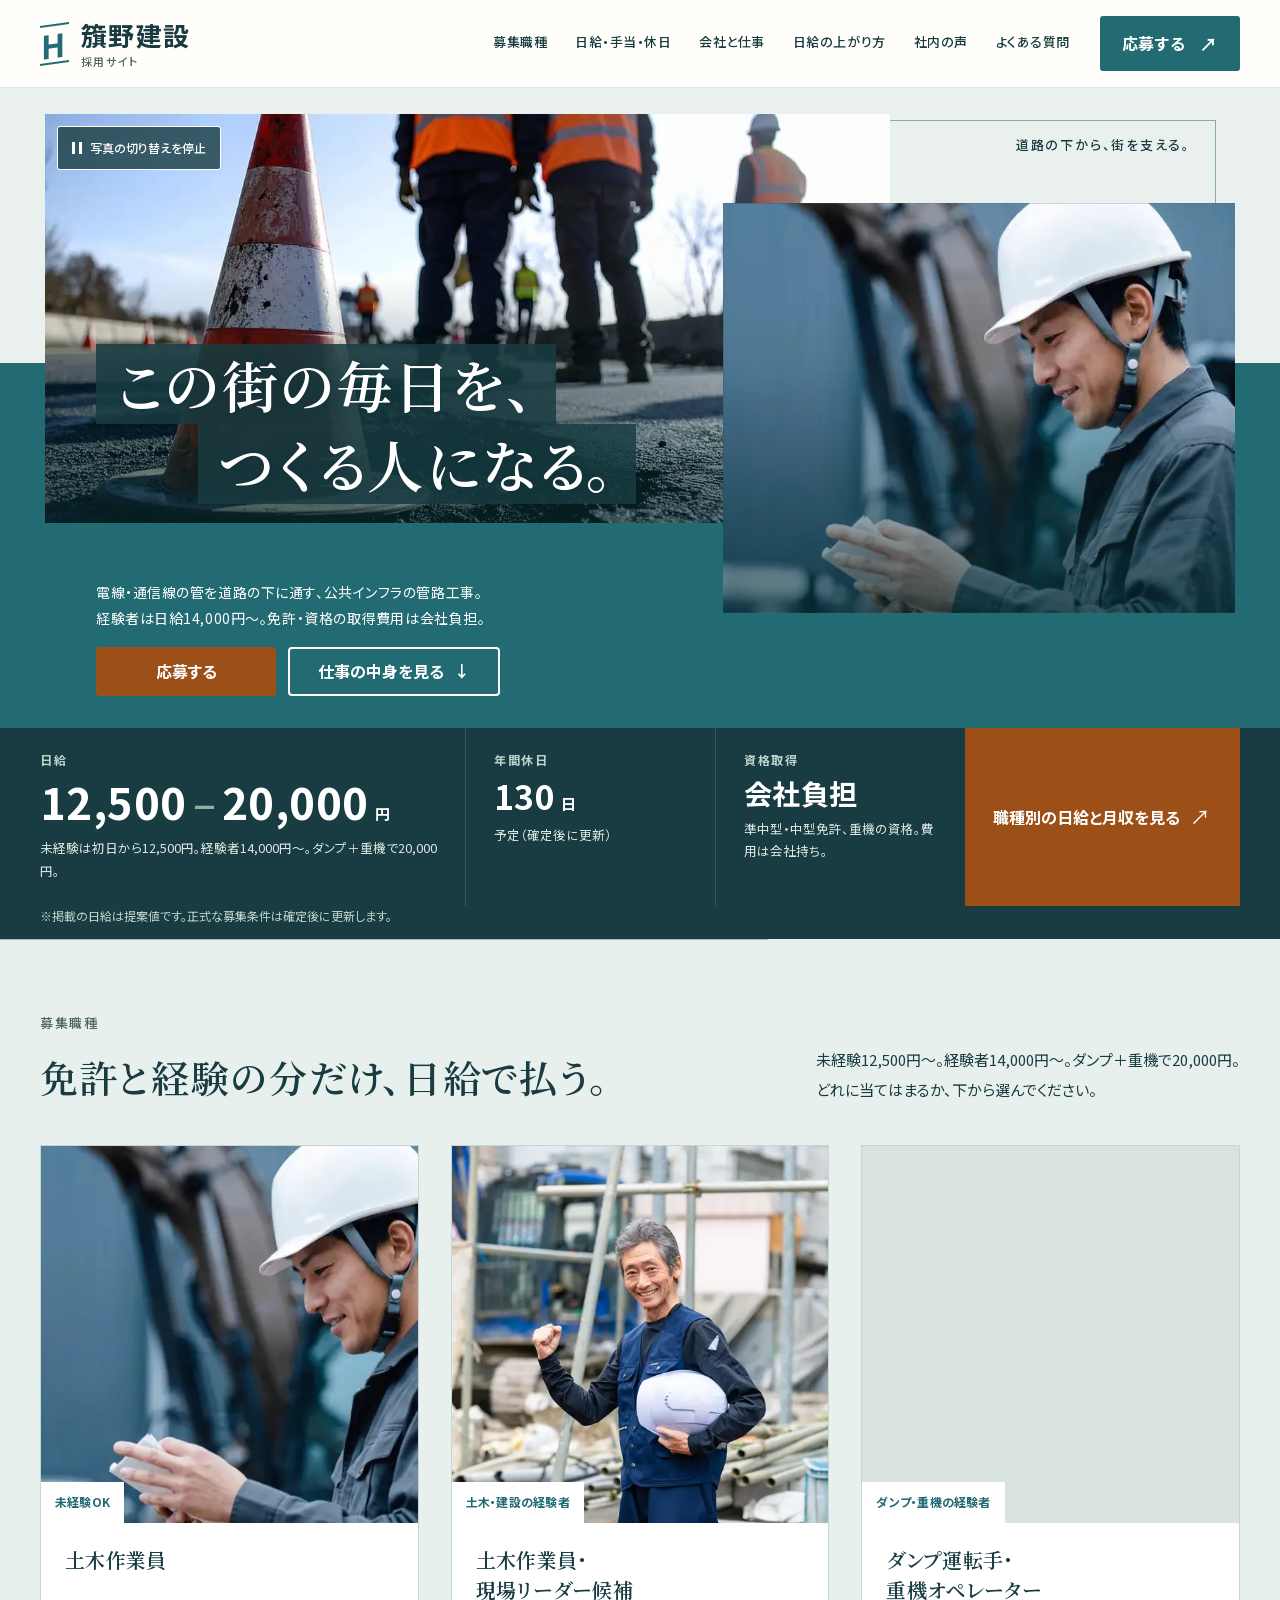
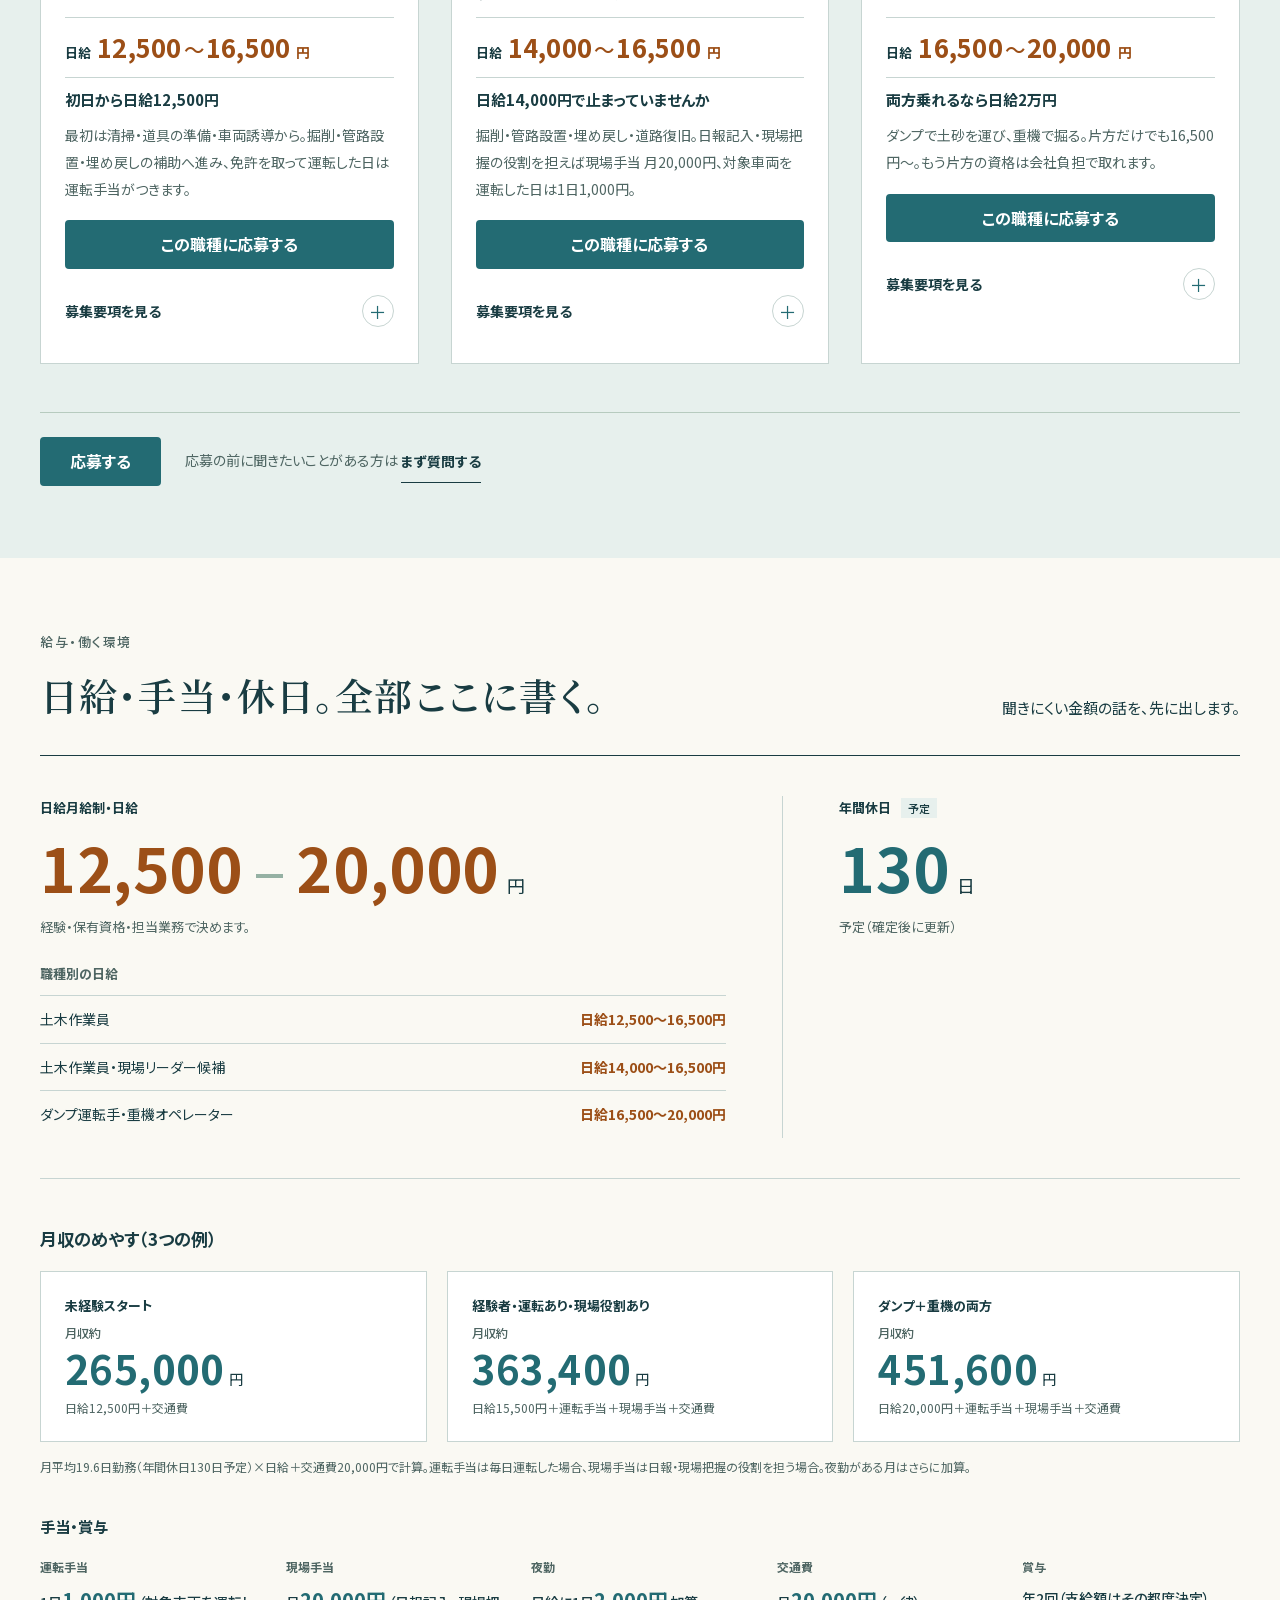
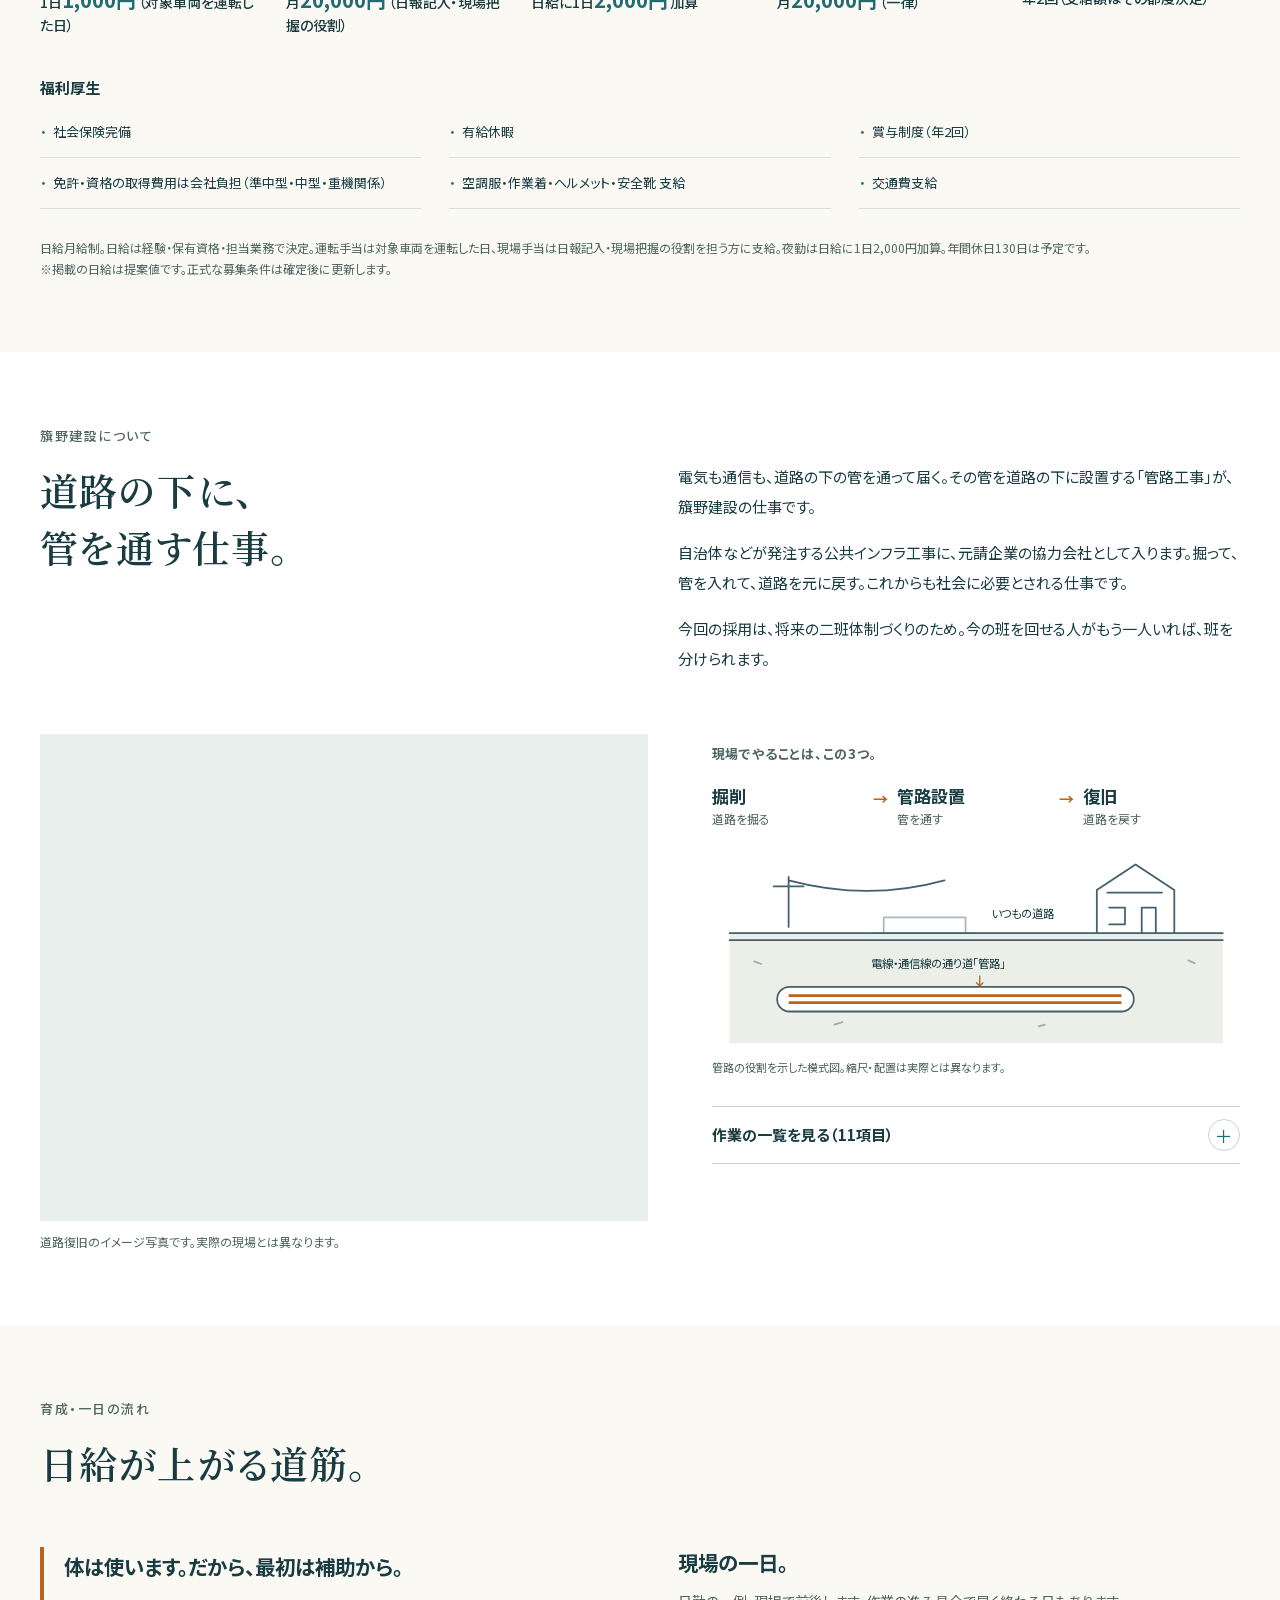
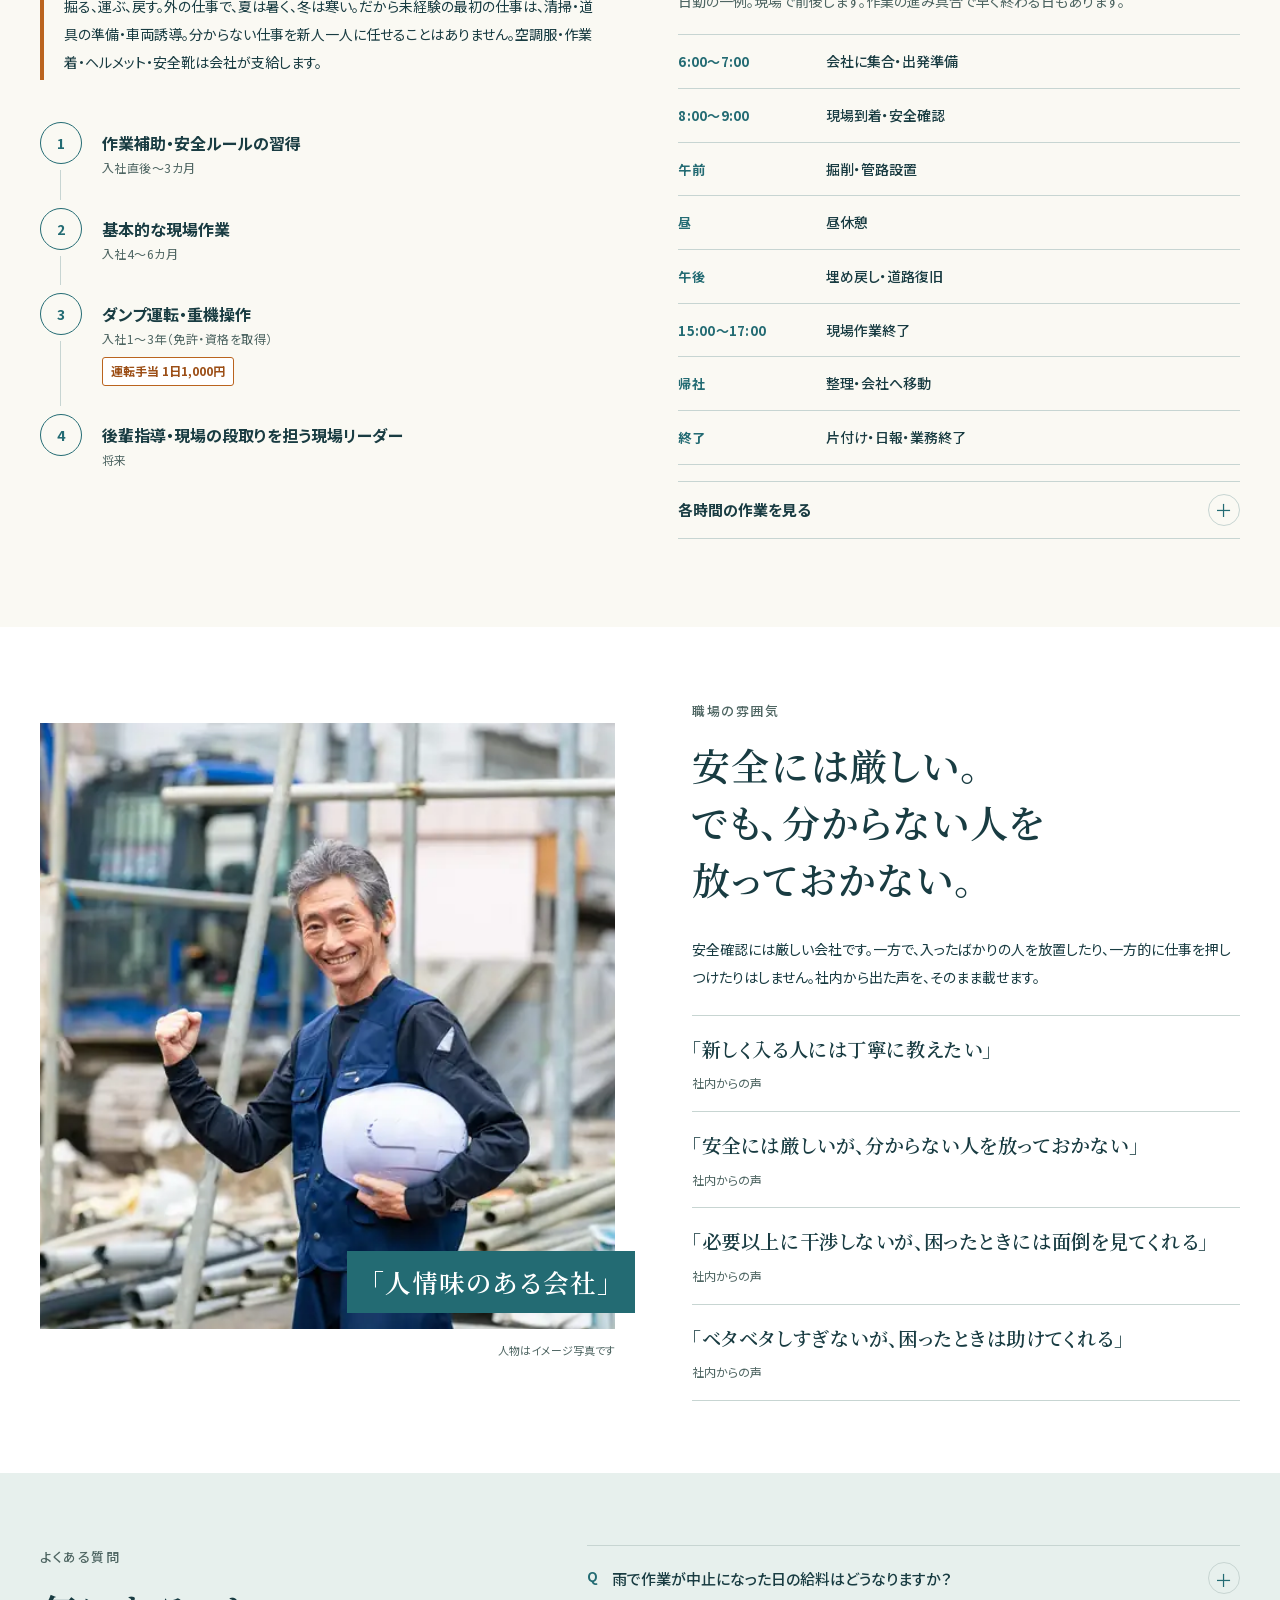
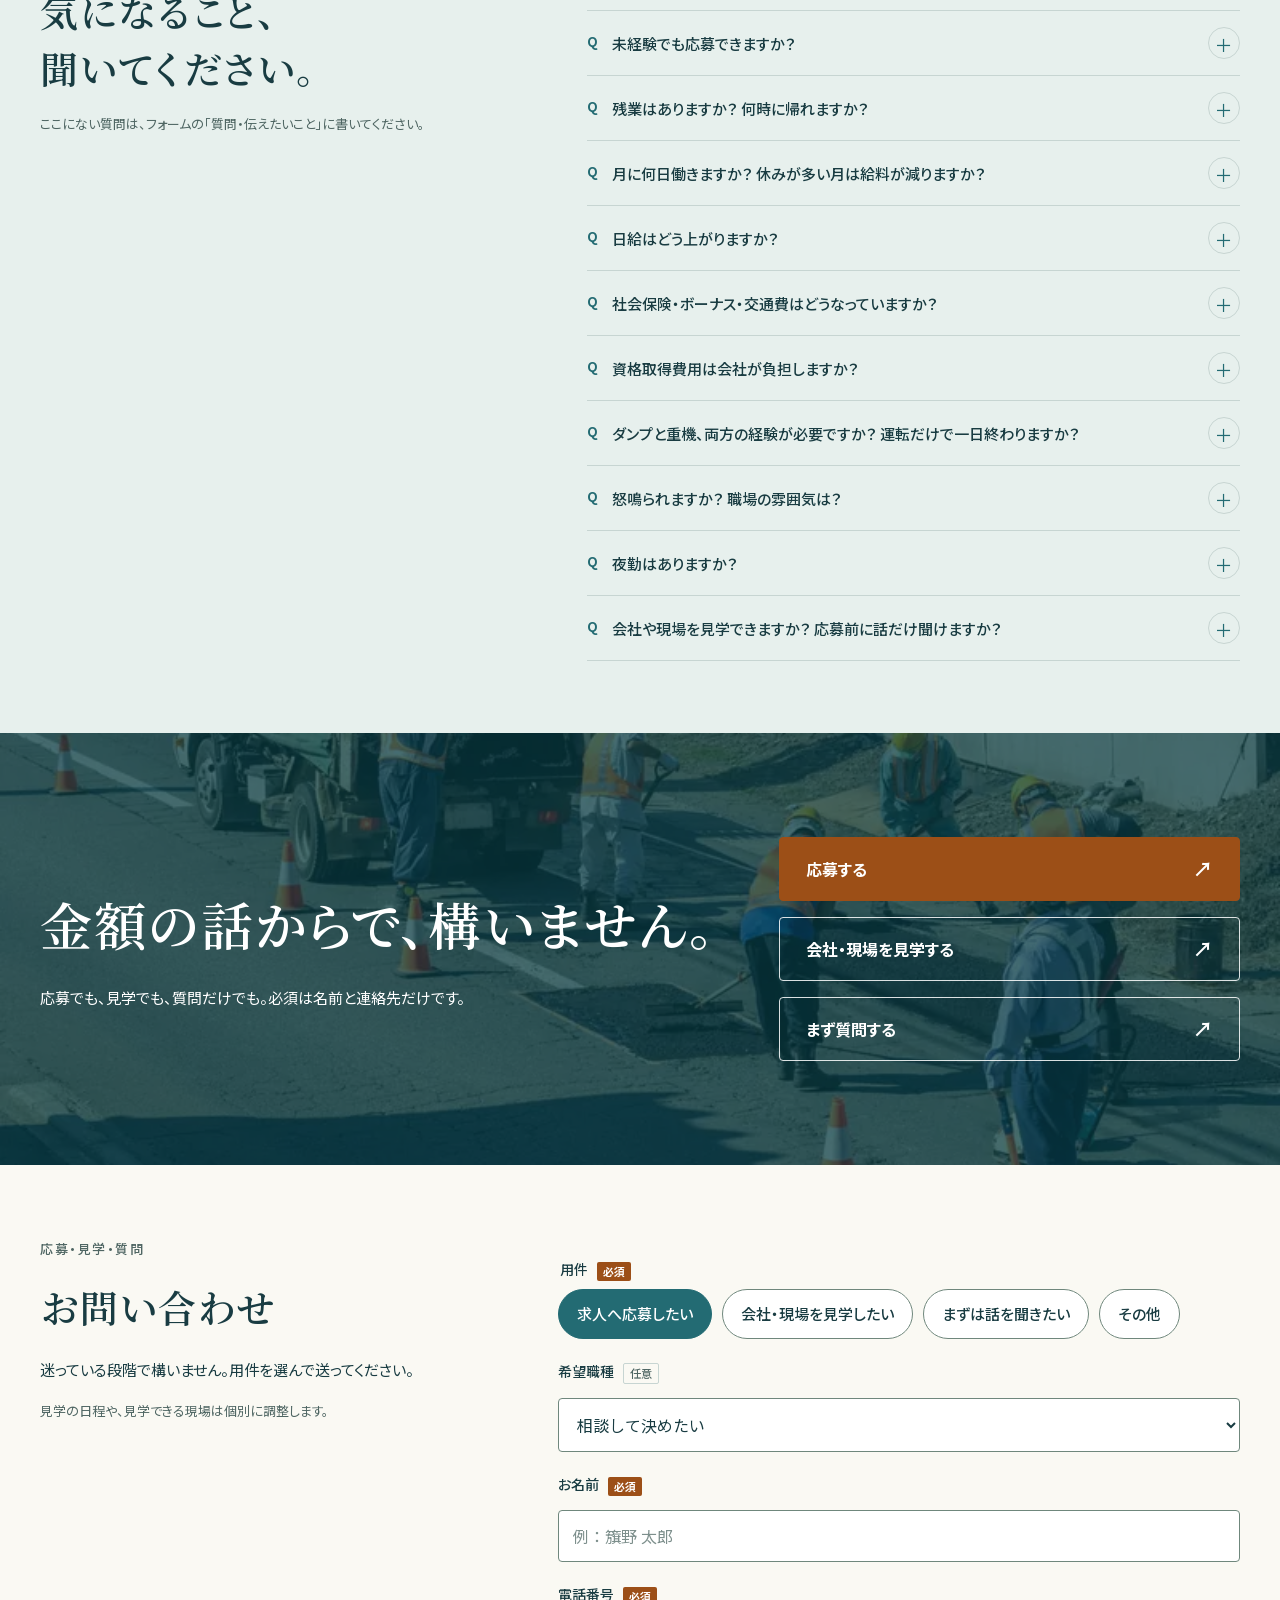
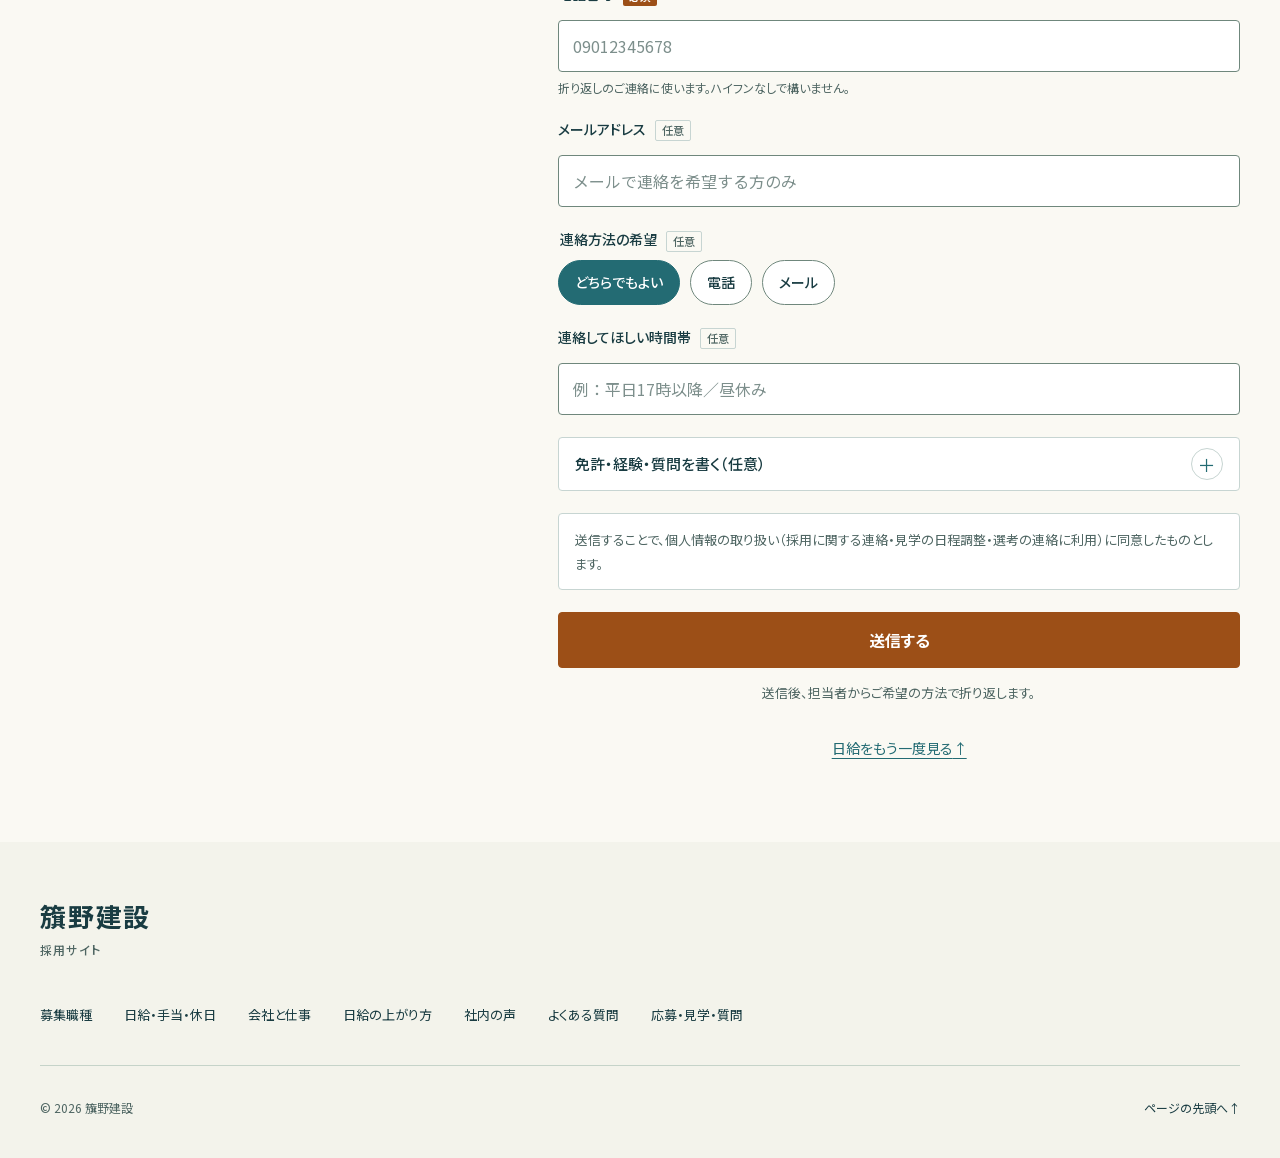
<file: index.html>
<!DOCTYPE html>
<html lang="ja">
<head>
<meta charset="UTF-8">
<meta name="viewport" content="width=device-width, initial-scale=1, viewport-fit=cover">
<meta name="format-detection" content="telephone=no">
<title>【確認用】土木作業員・ダンプ運転手 求人｜日給12,500〜20,000円｜籏野建設 採用サイト</title>
<meta name='robots' content='noindex, nofollow' />

<!-- hatano-recruit seo -->
<meta name="description" content="籏野建設の採用サイト。公共インフラ（電気・通信の管路工事）の土木作業員・ダンプ運転手・重機オペレーターを正社員募集。未経験でも初日から日給12,500円、ダンプ＋重機で日給20,000円。資格取得費用は会社負担、年間休日130日予定。応募前の見学・相談も受付中。">
<link rel="canonical" href="index.html">
<meta property="og:locale" content="ja_JP">
<meta property="og:type" content="website">
<meta property="og:site_name" content="籏野建設">
<meta property="og:title" content="未経験でも初日から日給12,500円。土木作業員・ダンプ運転手 求人｜籏野建設">
<meta property="og:description" content="公共インフラの管路工事。日給12,500〜20,000円、資格取得費用は会社負担。見学・相談だけでも歓迎。">
<meta property="og:url" content="/">
<meta property="og:image" content="/wp-content/themes/hatano-recruit/assets/img/field-cone-1200.jpg">
<meta property="og:image:alt" content="籏野建設 採用サイト">
<meta name="twitter:card" content="summary_large_image">
<meta name="twitter:title" content="未経験でも初日から日給12,500円。土木作業員・ダンプ運転手 求人｜籏野建設">
<meta name="twitter:description" content="公共インフラの管路工事。日給12,500〜20,000円、資格取得費用は会社負担。見学・相談だけでも歓迎。">
<meta name="twitter:image" content="/wp-content/themes/hatano-recruit/assets/img/field-cone-1200.jpg">
<link rel="icon" type="image/svg+xml" href="wp-content/themes/hatano-recruit/assets/img/favicon.svg">
<link rel="apple-touch-icon" href="wp-content/themes/hatano-recruit/assets/img/favicon.svg">
<meta name="theme-color" content="#193c42">
<!-- /hatano-recruit seo -->
<link rel="preload" as="font" type="font/woff2" href="wp-content/themes/hatano-recruit/assets/fonts/noto-serif-jp-600-core.woff2" crossorigin>
<link rel="preload" as="image" type="image/webp" href="wp-content/themes/hatano-recruit/assets/img/field-cone-1200.webp" imagesrcset="/wp-content/themes/hatano-recruit/assets/img/field-cone-800.webp 800w, /wp-content/themes/hatano-recruit/assets/img/field-cone-1200.webp 1200w, /wp-content/themes/hatano-recruit/assets/img/field-cone-1600.webp 1600w" imagesizes="(max-width: 767px) 100vw, (max-width: 1023px) 78vw, (max-width: 1199px) 70vw, (max-width: 1600px) 66vw, 1056px" fetchpriority="high">
<script type="application/ld+json">{"@context":"https://schema.org","@type":"Organization","name":"籏野建設","url":"/"}</script>
<style id='wp-img-auto-sizes-contain-inline-css'>
img:is([sizes=auto i],[sizes^="auto," i]){contain-intrinsic-size:3000px 1500px}
/*# sourceURL=wp-img-auto-sizes-contain-inline-css */
</style>
<link rel='stylesheet' id='hr-fonts-css' href='wp-content/themes/hatano-recruit/assets/css/fonts.css%3Fver=1793597810.css' media='all' />
<link rel='stylesheet' id='hr-base-css' href='wp-content/themes/hatano-recruit/assets/css/base.css%3Fver=1793598350.css' media='all' />
<link rel='stylesheet' id='hr-header-css' href='wp-content/themes/hatano-recruit/assets/css/header.css%3Fver=1793598310.css' media='all' />
<link rel='stylesheet' id='hr-hero-css' href='wp-content/themes/hatano-recruit/assets/css/hero.css%3Fver=1793598401.css' media='all' />
<link rel='stylesheet' id='hr-facts-css' href='wp-content/themes/hatano-recruit/assets/css/facts.css%3Fver=1793598386.css' media='all' />
<link rel='stylesheet' id='hr-mobile-cta-css' href='wp-content/themes/hatano-recruit/assets/css/mobile-cta.css%3Fver=1793597569.css' media='all' />
<link rel='stylesheet' id='hr-jobs-css' href='wp-content/themes/hatano-recruit/assets/css/jobs.css%3Fver=1793597582.css' media='all' />
<link rel='stylesheet' id='hr-pay-css' href='wp-content/themes/hatano-recruit/assets/css/pay.css%3Fver=1793597582.css' media='all' />
<link rel='stylesheet' id='hr-about-css' href='wp-content/themes/hatano-recruit/assets/css/about.css%3Fver=1793597577.css' media='all' />
<link rel='stylesheet' id='hr-growth-css' href='wp-content/themes/hatano-recruit/assets/css/growth.css%3Fver=1793597383.css' media='all' />
<link rel='stylesheet' id='hr-people-css' href='wp-content/themes/hatano-recruit/assets/css/people.css%3Fver=1793597577.css' media='all' />
<link rel='stylesheet' id='hr-faq-css' href='wp-content/themes/hatano-recruit/assets/css/faq.css%3Fver=1793597740.css' media='all' />
<link rel='stylesheet' id='hr-invitation-css' href='wp-content/themes/hatano-recruit/assets/css/invitation.css%3Fver=1793598350.css' media='all' />
<link rel='stylesheet' id='hr-contact-css' href='wp-content/themes/hatano-recruit/assets/css/contact.css%3Fver=1793597797.css' media='all' />
<link rel='stylesheet' id='hr-footer-css' href='wp-content/themes/hatano-recruit/assets/css/footer.css%3Fver=1793597786.css' media='all' />
<link rel='stylesheet' id='hr-fixes-css' href='wp-content/themes/hatano-recruit/assets/css/fixes.css%3Fver=1793599589.css' media='all' />
<script src="wp-content/themes/hatano-recruit/assets/js/main.js%3Fver=1793599878" id="hr-main-js"></script>
</head>
<body class="home blog wp-theme-hatano-recruit hr-body hr-front">
<a class="hr-skip" href="index.html#main">本文へ移動</a>
<header class="hr-header" data-header>
	<a class="hr-brand" href="index.html#top">
		<span class="hr-brand__symbol" aria-hidden="true">H</span>
		<span class="hr-brand__text">籏野建設<small>採用サイト</small></span>
	</a>

	<nav class="hr-nav" aria-label="メインメニュー">
					<a href="index.html#jobs">募集職種</a>
					<a href="index.html#pay">日給・手当・休日</a>
					<a href="index.html#about">会社と仕事</a>
					<a href="index.html#growth">日給の上がり方</a>
					<a href="index.html#people">社内の声</a>
					<a href="index.html#faq">よくある質問</a>
			</nav>

	<button type="button" class="hr-header__apply" data-apply-type="apply">
		<span class="hr-header__apply-long">応募する</span><span class="hr-header__apply-short" aria-hidden="true">応募</span><span class="hr-header__apply-arrow" aria-hidden="true">↗</span>
	</button>

	<button type="button" class="hr-menu-toggle" data-menu-toggle aria-expanded="false" aria-controls="hr-mobile-menu" data-label-open="目次を開く" data-label-close="目次を閉じる">
		<span class="hr-menu-toggle__icon" aria-hidden="true">
			<svg class="hr-menu-toggle__svg hr-menu-toggle__svg--open" width="22" height="16" viewBox="0 0 22 16" focusable="false"><path d="M1 1h20M1 8h20M1 15h20" fill="none" stroke="currentColor" stroke-width="2" stroke-linecap="round"/></svg>
			<svg class="hr-menu-toggle__svg hr-menu-toggle__svg--close" width="22" height="16" viewBox="0 0 22 16" focusable="false"><path d="M3 1l16 14M19 1L3 15" fill="none" stroke="currentColor" stroke-width="2" stroke-linecap="round"/></svg>
		</span>
		<span class="hr-menu-toggle__label"><span class="hr-menu-toggle__open">目次</span><span class="hr-menu-toggle__close">閉じる</span></span>
	</button>

	<nav id="hr-mobile-menu" class="hr-mobile-menu" aria-label="ページ内メニュー" hidden>
					<a href="index.html#jobs">募集職種<span aria-hidden="true">↗</span></a>
					<a href="index.html#pay">日給・手当・休日<span aria-hidden="true">↗</span></a>
					<a href="index.html#about">会社と仕事<span aria-hidden="true">↗</span></a>
					<a href="index.html#growth">日給の上がり方<span aria-hidden="true">↗</span></a>
					<a href="index.html#people">社内の声<span aria-hidden="true">↗</span></a>
					<a href="index.html#faq">よくある質問<span aria-hidden="true">↗</span></a>
				<button type="button" class="hr-button hr-mobile-menu__apply" data-apply-type="apply">応募する</button>
	</nav>
</header>
<main id="main" class="hr-main" tabindex="-1">
<section class="hr-hero" id="top" aria-labelledby="hr-hero-heading" data-hero>
	<div class="hr-hero__wash" aria-hidden="true"></div>

	<div class="hr-hero__inner">
		<div class="hr-hero__scene" data-hero-slides role="group" aria-roledescription="スライドショー" aria-label="現場のイメージ写真">
							<div class="hr-hero__slide is-active" data-slide aria-hidden="false">
					<picture><source type="image/webp" srcset="/wp-content/themes/hatano-recruit/assets/img/field-cone-480.webp 480w, /wp-content/themes/hatano-recruit/assets/img/field-cone-800.webp 800w, /wp-content/themes/hatano-recruit/assets/img/field-cone-1200.webp 1200w, /wp-content/themes/hatano-recruit/assets/img/field-cone-1600.webp 1600w" sizes="(max-width: 767px) 100vw, (max-width: 1023px) 78vw, (max-width: 1199px) 70vw, (max-width: 1600px) 66vw, 1056px"><img alt="カラーコーンを置いた道路の作業現場（イメージ写真）" class="hr-hero__img" loading="eager" decoding="async" fetchpriority="high" src="wp-content/themes/hatano-recruit/assets/img/field-cone-1200.jpg" width="1200" height="686"></picture>				</div>
								<div class="hr-hero__slide" data-slide aria-hidden="true">
					<picture><source type="image/webp" srcset="/wp-content/themes/hatano-recruit/assets/img/road-480.webp 480w, /wp-content/themes/hatano-recruit/assets/img/road-800.webp 800w, /wp-content/themes/hatano-recruit/assets/img/road-1200.webp 1200w, /wp-content/themes/hatano-recruit/assets/img/road-1600.webp 1600w" sizes="(max-width: 767px) 100vw, (max-width: 1023px) 78vw, (max-width: 1199px) 70vw, (max-width: 1600px) 66vw, 1056px"><img alt="道路での作業の様子（イメージ写真）" class="hr-hero__img" loading="lazy" decoding="async" src="wp-content/themes/hatano-recruit/assets/img/road-1200.jpg" width="1200" height="800"></picture>				</div>
								<div class="hr-hero__slide" data-slide aria-hidden="true">
					<picture><source type="image/webp" srcset="/wp-content/themes/hatano-recruit/assets/img/operator-480.webp 480w, /wp-content/themes/hatano-recruit/assets/img/operator-800.webp 800w, /wp-content/themes/hatano-recruit/assets/img/operator-1200.webp 1200w, /wp-content/themes/hatano-recruit/assets/img/operator-1600.webp 1600w" sizes="(max-width: 767px) 100vw, (max-width: 1023px) 78vw, (max-width: 1199px) 70vw, (max-width: 1600px) 66vw, 1056px"><img alt="掘削作業の重機（イメージ写真）" class="hr-hero__img" loading="lazy" decoding="async" src="wp-content/themes/hatano-recruit/assets/img/operator-1200.jpg" width="1200" height="800"></picture>				</div>
							<button type="button" class="hr-hero__pause" data-hero-pause aria-pressed="false">
				<span class="hr-hero__pause-icon" aria-hidden="true"></span>
				<span class="hr-hero__pause-text" data-hero-pause-text>写真の切り替えを停止</span>
			</button>
		</div>

				<div class="hr-hero__person" data-hero-persons aria-hidden="true">
							<div class="hr-hero__slide is-active" data-person-slide>
					<picture><source type="image/webp" srcset="/wp-content/themes/hatano-recruit/assets/img/beginner-stock-480.webp 480w, /wp-content/themes/hatano-recruit/assets/img/beginner-stock-800.webp 800w, /wp-content/themes/hatano-recruit/assets/img/beginner-stock-1200.webp 1200w, /wp-content/themes/hatano-recruit/assets/img/beginner-stock-1600.webp 1600w" sizes="(max-width: 1023px) 1px, (max-width: 1199px) 38vw, (max-width: 1600px) 40vw, 640px"><img alt="作業着とヘルメット姿の作業員（イメージ写真）" class="hr-hero__img hr-hero__img--person" loading="eager" decoding="async" src="wp-content/themes/hatano-recruit/assets/img/beginner-stock-1200.jpg" width="1200" height="664"></picture>				</div>
								<div class="hr-hero__slide" data-person-slide>
					<picture><source type="image/webp" srcset="/wp-content/themes/hatano-recruit/assets/img/experienced-stock-480.webp 480w, /wp-content/themes/hatano-recruit/assets/img/experienced-stock-800.webp 800w, /wp-content/themes/hatano-recruit/assets/img/experienced-stock-1200.webp 1200w, /wp-content/themes/hatano-recruit/assets/img/experienced-stock-1600.webp 1600w" sizes="(max-width: 1023px) 1px, (max-width: 1199px) 38vw, (max-width: 1600px) 40vw, 640px"><img alt="ヘルメットを抱えた作業員（イメージ写真）" class="hr-hero__img hr-hero__img--person" loading="lazy" decoding="async" src="wp-content/themes/hatano-recruit/assets/img/experienced-stock-1200.jpg" width="1200" height="800"></picture>				</div>
						</div>

		<div class="hr-hero__copy">
			<p class="hr-hero__note">道路の下から、街を支える。</p>
			<h1 id="hr-hero-heading" class="hr-hero__title hr-serif"><span>この街の毎日を、</span><span>つくる人になる。</span></h1>
			<p class="hr-hero__lead">電線・通信線の管を道路の下に通す、公共インフラの管路工事。<br class="hr-hero__br">経験者は日給14,000円〜。免許・資格の取得費用は会社負担。</p>
			<div class="hr-hero__actions">
				<button type="button" class="hr-button hr-hero__apply" data-apply-type="apply">応募する</button>
				<a class="hr-button hr-button--ghost hr-hero__jobs" href="index.html#about">仕事の中身を見る<span aria-hidden="true">↓</span></a>
			</div>
		</div>
	</div>
</section>
<div class="hr-facts" id="facts" data-facts role="region" aria-label="条件の要点">
	<div class="hr-container hr-facts__inner">
		<div class="hr-facts__item hr-facts__item--pay">
			<small class="hr-facts__label">日給</small>
			<strong class="hr-facts__value hr-facts__value--pay"><span class="hr-facts__num">12,500</span><span class="hr-facts__dash" aria-hidden="true">–</span><span class="hr-facts__sr">〜</span><span class="hr-facts__num">20,000</span><em class="hr-facts__unit">円</em></strong>
			<p class="hr-facts__text">未経験は初日から12,500円。経験者14,000円〜。ダンプ＋重機で20,000円。</p>
		</div>
		<div class="hr-facts__item">
			<small class="hr-facts__label">年間休日</small>
			<strong class="hr-facts__value"><span class="hr-facts__num">130</span><em class="hr-facts__unit">日</em></strong>
			<p class="hr-facts__text">予定（確定後に更新）</p>
		</div>
		<div class="hr-facts__item">
			<small class="hr-facts__label">資格取得</small>
			<strong class="hr-facts__value hr-facts__value--text">会社負担</strong>
			<p class="hr-facts__text">準中型・中型免許、重機の資格。費用は会社持ち。</p>
		</div>
		<a class="hr-facts__cta" href="index.html#jobs">
			<strong>職種別の日給と月収を見る</strong><b aria-hidden="true">↗</b>
		</a>
					<p class="hr-facts__note">※掲載の日給は提案値です。正式な募集条件は確定後に更新します。</p>
			</div>
</div>
<section id="jobs" class="hr-section hr-jobs" aria-labelledby="jobs-heading">
	<div class="hr-container">
		<div class="hr-jobs-intro" data-reveal>
			<div class="hr-title">
				<p class="hr-title__tag">募集職種</p>
				<h2 id="jobs-heading" class="hr-serif">免許と経験の分だけ、<br class="hr-jobs-br">日給で払う。</h2>
			</div>
							<p class="hr-jobs-lead">未経験12,500円〜。経験者14,000円〜。ダンプ＋重機で20,000円。<br>
どれに当てはまるか、下から選んでください。</p>
					</div>

		<div class="hr-job-grid">
						<article class="hr-job" id="job-beginner" data-reveal>
				<div class="hr-job-image">
					<picture><source type="image/webp" srcset="/wp-content/themes/hatano-recruit/assets/img/beginner-stock-480.webp 480w, /wp-content/themes/hatano-recruit/assets/img/beginner-stock-800.webp 800w, /wp-content/themes/hatano-recruit/assets/img/beginner-stock-1200.webp 1200w, /wp-content/themes/hatano-recruit/assets/img/beginner-stock-1600.webp 1600w" sizes="(max-width: 767px) 100vw, (max-width: 1099px) 60vw, 800px"><img alt="ヘルメットと作業着姿の若手作業員（イメージ写真）" loading="lazy" decoding="async" src="wp-content/themes/hatano-recruit/assets/img/beginner-stock-1200.jpg" width="1200" height="664"></picture>											<span class="hr-job-tag">未経験OK</span>
									</div>
				<div class="hr-job-body">
					<h3 class="hr-job-title hr-serif">
													<span>土木作業員</span>
											</h3>
					<p class="hr-job-pay">
						<span class="hr-job-pay-label">日給</span>
						<strong>12,500<span class="hr-job-pay-sep">〜</span>16,500</strong>
						<span class="hr-job-pay-unit">円</span>
					</p>
											<p class="hr-job-catch">初日から日給12,500円</p>
																<p class="hr-job-work">最初は清掃・道具の準備・車両誘導から。掘削・管路設置・埋め戻しの補助へ進み、免許を取って運転した日は運転手当がつきます。</p>
					
					<div class="hr-job-actions">
						<button type="button" class="hr-button hr-job-apply" data-apply-type="apply" data-apply-job="beginner">この職種に応募する</button>
					</div>

					<details class="hr-details hr-job-details" id="job-details-beginner">
						<summary class="hr-job-summary" data-open-label="募集要項を見る" data-close-label="閉じる">
							<span class="hr-job-summary-label">募集要項を見る</span>
						</summary>
						<div class="hr-details__body hr-job-sheet">
															<p class="hr-job-sheet-title">土木作業員（公共インフラの管路工事）｜未経験OK・初日から日給12,500円</p>
														<dl class="hr-job-spec">
																	<div>
										<dt>仕事内容</dt>
										<dd>
																							<p>最初は清掃・道具の準備・車両誘導から。掘削・管路設置・埋め戻しの補助へ進み、免許を取って運転した日は運転手当がつきます。</p>
												<ul class="hr-job-tasks">
																											<li>現場周辺の清掃</li>
																											<li>道具や資材の準備</li>
																											<li>車両誘導</li>
																											<li>安全確認</li>
																											<li>掘削・管路設置・埋め戻し・道路復旧の補助</li>
																									</ul>
																					</dd>
									</div>
																	<div>
										<dt>給与</dt>
										<dd>
																							日給月給制。日給12,500円〜16,500円。未経験スタートは日給12,500円。入社3年の支給例15,500円、日給上限16,500円（昇給を約束する数字ではありません）。月収めやす約265,000円（日給12,500円×19.6日＋交通費）。																					</dd>
									</div>
																	<div>
										<dt>手当</dt>
										<dd>
																							交通費 月20,000円一律／夜勤 日給に1日2,000円加算／運転手当 1日1,000円（対象車両を運転した日）／現場手当 月20,000円（日報記入・現場把握の役割を担う方）																					</dd>
									</div>
																	<div>
										<dt>賞与</dt>
										<dd>
																							年2回（支給額はその都度決定）																					</dd>
									</div>
																	<div>
										<dt>勤務時間</dt>
										<dd>
																							現場により異なります。日勤の一例：6:00〜7:00頃 会社集合、15:00〜17:00頃 現場終了。正式な始業・終業時間・休憩・残業は確認中です。																					</dd>
									</div>
																	<div>
										<dt>休日</dt>
										<dd>
																							年間休日130日（予定）。有給休暇あり。																					</dd>
									</div>
																	<div>
										<dt>勤務地</dt>
										<dd>
																							会社に集合してから、各現場へ向かいます。																					</dd>
									</div>
																	<div>
										<dt>応募条件</dt>
										<dd>
																							未経験から応募できます。																					</dd>
									</div>
																	<div>
										<dt>歓迎資格</dt>
										<dd>
																							なくて構いません。入社後に準中型・中型免許、重機関係の資格を会社負担で取れます。																					</dd>
									</div>
																	<div>
										<dt>求める人物像</dt>
										<dd>
																							体を動かして稼ぎたい方。経験と資格はこれから作る方。																					</dd>
									</div>
																	<div>
										<dt>キャリア</dt>
										<dd>
																							清掃・準備・誘導から始め、補助、基本の現場作業へ。免許・資格を取って運転・重機操作へ進み、将来は後輩指導や現場の段取りを担う現場リーダーへ。																					</dd>
									</div>
																	<div>
										<dt>福利厚生</dt>
										<dd>
																							社会保険完備／有給休暇／賞与制度（年2回）／免許・資格の取得費用は会社負担（準中型・中型・重機関係）／空調服・作業着・ヘルメット・安全靴 支給／交通費支給																					</dd>
									</div>
																	<div>
										<dt>雇用形態</dt>
										<dd>
																							正社員（日給月給制）																					</dd>
									</div>
															</dl>
							<button type="button" class="hr-button hr-job-apply hr-job-apply--sheet" data-apply-type="apply" data-apply-job="beginner">この職種に応募する</button>
						</div>
					</details>
				</div>
			</article>
						<article class="hr-job" id="job-experienced" data-reveal>
				<div class="hr-job-image">
					<picture><source type="image/webp" srcset="/wp-content/themes/hatano-recruit/assets/img/experienced-stock-480.webp 480w, /wp-content/themes/hatano-recruit/assets/img/experienced-stock-800.webp 800w, /wp-content/themes/hatano-recruit/assets/img/experienced-stock-1200.webp 1200w, /wp-content/themes/hatano-recruit/assets/img/experienced-stock-1600.webp 1600w" sizes="(max-width: 767px) 100vw, (max-width: 1099px) 60vw, 800px"><img alt="ヘルメットを抱えて笑顔の作業員（イメージ写真）" loading="lazy" decoding="async" src="wp-content/themes/hatano-recruit/assets/img/experienced-stock-1200.jpg" width="1200" height="800"></picture>											<span class="hr-job-tag">土木・建設の経験者</span>
									</div>
				<div class="hr-job-body">
					<h3 class="hr-job-title hr-serif">
													<span>土木作業員・</span>
													<span>現場リーダー候補</span>
											</h3>
					<p class="hr-job-pay">
						<span class="hr-job-pay-label">日給</span>
						<strong>14,000<span class="hr-job-pay-sep">〜</span>16,500</strong>
						<span class="hr-job-pay-unit">円</span>
					</p>
											<p class="hr-job-catch">日給14,000円で止まっていませんか</p>
																<p class="hr-job-work">掘削・管路設置・埋め戻し・道路復旧。日報記入・現場把握の役割を担えば現場手当 月20,000円、対象車両を運転した日は1日1,000円。</p>
					
					<div class="hr-job-actions">
						<button type="button" class="hr-button hr-job-apply" data-apply-type="apply" data-apply-job="experienced">この職種に応募する</button>
					</div>

					<details class="hr-details hr-job-details" id="job-details-experienced">
						<summary class="hr-job-summary" data-open-label="募集要項を見る" data-close-label="閉じる">
							<span class="hr-job-summary-label">募集要項を見る</span>
						</summary>
						<div class="hr-details__body hr-job-sheet">
															<p class="hr-job-sheet-title">土木作業員・現場リーダー候補（公共インフラの管路工事）｜経験者は日給14,000円〜</p>
														<dl class="hr-job-spec">
																	<div>
										<dt>仕事内容</dt>
										<dd>
																							<p>掘削・管路設置・埋め戻し・道路復旧。日報記入・現場把握の役割を担えば現場手当 月20,000円、対象車両を運転した日は1日1,000円。</p>
												<ul class="hr-job-tasks">
																											<li>道路の掘削</li>
																											<li>管路の設置</li>
																											<li>土砂の搬出・埋め戻し</li>
																											<li>道路復旧</li>
																											<li>日報の記入・現場の安全確認（現場手当の対象となる役割）</li>
																											<li>未経験者・後輩への指導</li>
																									</ul>
																					</dd>
									</div>
																	<div>
										<dt>給与</dt>
										<dd>
																							日給月給制。日給14,000円〜16,500円。経験・保有資格・担当業務で決定。月収めやす約314,000円（日給14,000円＋運転手当）〜約383,000円（日給16,500円＋運転手当＋現場手当）。																					</dd>
									</div>
																	<div>
										<dt>手当</dt>
										<dd>
																							交通費 月20,000円一律／夜勤 日給に1日2,000円加算／運転手当 1日1,000円（対象車両を運転した日）／現場手当 月20,000円（日報記入・現場把握の役割を担う方）																					</dd>
									</div>
																	<div>
										<dt>賞与</dt>
										<dd>
																							年2回（支給額はその都度決定）																					</dd>
									</div>
																	<div>
										<dt>勤務時間</dt>
										<dd>
																							現場により異なります。日勤の一例：6:00〜7:00頃 会社集合、15:00〜17:00頃 現場終了。正式な始業・終業時間・休憩・残業は確認中です。																					</dd>
									</div>
																	<div>
										<dt>休日</dt>
										<dd>
																							年間休日130日（予定）。有給休暇あり。																					</dd>
									</div>
																	<div>
										<dt>勤務地</dt>
										<dd>
																							会社に集合してから、各現場へ向かいます。																					</dd>
									</div>
																	<div>
										<dt>応募条件</dt>
										<dd>
																							土木・建設の現場経験がある方。																					</dd>
									</div>
																	<div>
										<dt>歓迎資格</dt>
										<dd>
																							準中型・中型免許、重機関係の資格。保有資格は日給に反映し、対象車両を運転した日は運転手当がつきます。																					</dd>
									</div>
																	<div>
										<dt>求める人物像</dt>
										<dd>
																							段取りも後輩の面倒も見てきたのに、作業員の給料のままの方。																					</dd>
									</div>
																	<div>
										<dt>キャリア</dt>
										<dd>
																							将来の二班体制に向けて、今の班を回せる「もう一人」を探しています。現場の段取り、日報の記入、若手の育成へ仕事の幅を広げてください。日報記入・現場把握の役割は現場手当の対象です。																					</dd>
									</div>
																	<div>
										<dt>福利厚生</dt>
										<dd>
																							社会保険完備／有給休暇／賞与制度（年2回）／免許・資格の取得費用は会社負担（準中型・中型・重機関係）／空調服・作業着・ヘルメット・安全靴 支給／交通費支給																					</dd>
									</div>
																	<div>
										<dt>雇用形態</dt>
										<dd>
																							正社員（日給月給制）																					</dd>
									</div>
															</dl>
							<button type="button" class="hr-button hr-job-apply hr-job-apply--sheet" data-apply-type="apply" data-apply-job="experienced">この職種に応募する</button>
						</div>
					</details>
				</div>
			</article>
						<article class="hr-job" id="job-operator" data-reveal>
				<div class="hr-job-image">
					<picture><source type="image/webp" srcset="/wp-content/themes/hatano-recruit/assets/img/operator-480.webp 480w, /wp-content/themes/hatano-recruit/assets/img/operator-800.webp 800w, /wp-content/themes/hatano-recruit/assets/img/operator-1200.webp 1200w, /wp-content/themes/hatano-recruit/assets/img/operator-1600.webp 1600w" sizes="(max-width: 767px) 100vw, (max-width: 1099px) 60vw, 800px"><img alt="小型の油圧ショベルで掘削する作業員（イメージ写真）" loading="lazy" decoding="async" src="wp-content/themes/hatano-recruit/assets/img/operator-1200.jpg" width="1200" height="800"></picture>											<span class="hr-job-tag">ダンプ・重機の経験者</span>
									</div>
				<div class="hr-job-body">
					<h3 class="hr-job-title hr-serif">
													<span>ダンプ運転手・</span>
													<span>重機オペレーター</span>
											</h3>
					<p class="hr-job-pay">
						<span class="hr-job-pay-label">日給</span>
						<strong>16,500<span class="hr-job-pay-sep">〜</span>20,000</strong>
						<span class="hr-job-pay-unit">円</span>
					</p>
											<p class="hr-job-catch">両方乗れるなら日給2万円</p>
																<p class="hr-job-work">ダンプで土砂を運び、重機で掘る。片方だけでも16,500円〜。もう片方の資格は会社負担で取れます。</p>
					
					<div class="hr-job-actions">
						<button type="button" class="hr-button hr-job-apply" data-apply-type="apply" data-apply-job="operator">この職種に応募する</button>
					</div>

					<details class="hr-details hr-job-details" id="job-details-operator">
						<summary class="hr-job-summary" data-open-label="募集要項を見る" data-close-label="閉じる">
							<span class="hr-job-summary-label">募集要項を見る</span>
						</summary>
						<div class="hr-details__body hr-job-sheet">
															<p class="hr-job-sheet-title">ダンプ運転手・重機オペレーター（公共インフラの管路工事）｜日給16,500円〜20,000円</p>
														<dl class="hr-job-spec">
																	<div>
										<dt>仕事内容</dt>
										<dd>
																							<p>ダンプで土砂を運び、重機で掘る。片方だけでも16,500円〜。もう片方の資格は会社負担で取れます。</p>
												<ul class="hr-job-tasks">
																											<li>ダンプ運転（土砂・資材の運搬）</li>
																											<li>重機操作（掘削など）</li>
																											<li>道具や資材の準備</li>
																											<li>管路設置の補助</li>
																											<li>埋め戻し・道路復旧</li>
																									</ul>
																					</dd>
									</div>
																	<div>
										<dt>給与</dt>
										<dd>
																							日給月給制。日給16,500円〜20,000円。ダンプ運転または重機操作のどちらかで16,500円、両方で20,000円。月収めやす約383,000円〜約451,600円（運転手当・現場手当・交通費込み）。																					</dd>
									</div>
																	<div>
										<dt>手当</dt>
										<dd>
																							交通費 月20,000円一律／夜勤 日給に1日2,000円加算／運転手当 1日1,000円（対象車両を運転した日）／現場手当 月20,000円（日報記入・現場把握の役割を担う方）																					</dd>
									</div>
																	<div>
										<dt>賞与</dt>
										<dd>
																							年2回（支給額はその都度決定）																					</dd>
									</div>
																	<div>
										<dt>勤務時間</dt>
										<dd>
																							現場により異なります。日勤の一例：6:00〜7:00頃 会社集合、15:00〜17:00頃 現場終了。正式な始業・終業時間・休憩・残業は確認中です。																					</dd>
									</div>
																	<div>
										<dt>休日</dt>
										<dd>
																							年間休日130日（予定）。有給休暇あり。																					</dd>
									</div>
																	<div>
										<dt>勤務地</dt>
										<dd>
																							会社に集合してから、各現場へ向かいます。																					</dd>
									</div>
																	<div>
										<dt>応募条件</dt>
										<dd>
																							ダンプ運転か重機操作、どちらかの経験がある方。片方だけでも応募できます。																					</dd>
									</div>
																	<div>
										<dt>歓迎資格</dt>
										<dd>
																							ダンプ運転・重機操作に必要な免許・資格。もう片方の免許・資格は、取得費用を会社が負担します。																					</dd>
									</div>
																	<div>
										<dt>求める人物像</dt>
										<dd>
																							大型もユンボも乗れるのに、日給が運転手の値段のままの方。																					</dd>
									</div>
																	<div>
										<dt>キャリア</dt>
										<dd>
																							運転・重機の専門職として続ける道と、段取り・日報・若手指導を担う現場リーダーの道。両方あります。																					</dd>
									</div>
																	<div>
										<dt>福利厚生</dt>
										<dd>
																							社会保険完備／有給休暇／賞与制度（年2回）／免許・資格の取得費用は会社負担（準中型・中型・重機関係）／空調服・作業着・ヘルメット・安全靴 支給／交通費支給																					</dd>
									</div>
																	<div>
										<dt>雇用形態</dt>
										<dd>
																							正社員（日給月給制）																					</dd>
									</div>
															</dl>
							<button type="button" class="hr-button hr-job-apply hr-job-apply--sheet" data-apply-type="apply" data-apply-job="operator">この職種に応募する</button>
						</div>
					</details>
				</div>
			</article>
					</div>

		<div class="hr-jobs-note" data-reveal>
			<button type="button" class="hr-button" data-apply-type="apply">応募する</button>
			<p>応募の前に聞きたいことがある方は <button type="button" class="hr-jobs-ask" data-apply-type="consult">まず質問する</button></p>
		</div>
	</div>
</section>
<section id="pay" class="hr-section hr-pay" aria-labelledby="pay-heading">
	<div class="hr-container">
		<div class="hr-pay-intro" data-reveal>
			<div class="hr-title">
				<p class="hr-title__tag">給与・働く環境</p>
				<h2 id="pay-heading" class="hr-serif">日給・手当・休日。全部ここに書く。</h2>
			</div>
			<p class="hr-pay-lead">聞きにくい金額の話を、先に出します。</p>
		</div>

		<div class="hr-pay-range" data-reveal>
			<div class="hr-pay-range-main">
				<p class="hr-pay-label">日給月給制・日給</p>
				<p class="hr-pay-big">
					<strong>12,500<span class="hr-pay-sep">–</span>20,000</strong><small>円</small>
				</p>
				<p class="hr-pay-sub">経験・保有資格・担当業務で決めます。</p>
				<p class="hr-pay-by-job-heading">職種別の日給</p>
				<ul class="hr-pay-by-job">
										<li>
						<span class="hr-pay-by-job-name"><span>土木作業員</span></span>
						<strong class="hr-pay-by-job-amount">日給12,500〜16,500円</strong>
					</li>
										<li>
						<span class="hr-pay-by-job-name"><span>土木作業員・</span><span>現場リーダー候補</span></span>
						<strong class="hr-pay-by-job-amount">日給14,000〜16,500円</strong>
					</li>
										<li>
						<span class="hr-pay-by-job-name"><span>ダンプ運転手・</span><span>重機オペレーター</span></span>
						<strong class="hr-pay-by-job-amount">日給16,500〜20,000円</strong>
					</li>
									</ul>
			</div>
			<div class="hr-pay-range-side">
				<p class="hr-pay-label">年間休日<em>予定</em></p>
				<p class="hr-pay-big"><strong>130</strong><small>日</small></p>
				<p class="hr-pay-sub">予定（確定後に更新）</p>
			</div>
		</div>

				<div class="hr-monthly" data-reveal>
			<h3 class="hr-monthly-heading">月収のめやす（3つの例）</h3>
			<div class="hr-monthly-grid">
								<div class="hr-monthly-card">
					<p class="hr-monthly-label">未経験スタート</p>
					<p class="hr-monthly-value">
						<span class="hr-monthly-prefix">月収約</span>
						<strong>265,000</strong><small>円</small>
					</p>
											<p class="hr-monthly-detail">日給12,500円＋交通費</p>
									</div>
								<div class="hr-monthly-card">
					<p class="hr-monthly-label">経験者・運転あり・現場役割あり</p>
					<p class="hr-monthly-value">
						<span class="hr-monthly-prefix">月収約</span>
						<strong>363,400</strong><small>円</small>
					</p>
											<p class="hr-monthly-detail">日給15,500円＋運転手当＋現場手当＋交通費</p>
									</div>
								<div class="hr-monthly-card">
					<p class="hr-monthly-label">ダンプ＋重機の両方</p>
					<p class="hr-monthly-value">
						<span class="hr-monthly-prefix">月収約</span>
						<strong>451,600</strong><small>円</small>
					</p>
											<p class="hr-monthly-detail">日給20,000円＋運転手当＋現場手当＋交通費</p>
									</div>
							</div>
							<p class="hr-caption hr-monthly-caption">月平均19.6日勤務（年間休日130日予定）×日給＋交通費20,000円で計算。運転手当は毎日運転した場合、現場手当は日報・現場把握の役割を担う場合。夜勤がある月はさらに加算。</p>
					</div>
		
				<div class="hr-allowances-wrap" data-reveal>
			<h3 class="hr-allowances-heading">手当・賞与</h3>
			<dl class="hr-allowances">
						<div>
				<dt>運転手当</dt>
				<dd>1日<b>1,000円</b>（対象車両を運転した日）</dd>
			</div>
						<div>
				<dt>現場手当</dt>
				<dd>月<b>20,000円</b>（日報記入・現場把握の役割）</dd>
			</div>
						<div>
				<dt>夜勤</dt>
				<dd>日給に1日<b>2,000円</b>加算</dd>
			</div>
						<div>
				<dt>交通費</dt>
				<dd>月<b>20,000円</b>（一律）</dd>
			</div>
						<div>
				<dt>賞与</dt>
				<dd>年2回（支給額はその都度決定）</dd>
			</div>
						</dl>
		</div>
		
				<div class="hr-benefits-wrap" data-reveal>
			<h3 class="hr-benefits-heading">福利厚生</h3>
			<ul class="hr-benefits">
									<li>社会保険完備</li>
									<li>有給休暇</li>
									<li>賞与制度（年2回）</li>
									<li>免許・資格の取得費用は会社負担（準中型・中型・重機関係）</li>
									<li>空調服・作業着・ヘルメット・安全靴 支給</li>
									<li>交通費支給</li>
							</ul>
		</div>
		
				<p class="hr-caption hr-pay-note">
			日給月給制。日給は経験・保有資格・担当業務で決定。運転手当は対象車両を運転した日、現場手当は日報記入・現場把握の役割を担う方に支給。夜勤は日給に1日2,000円加算。年間休日130日は予定です。			<br>※掲載の日給は提案値です。正式な募集条件は確定後に更新します。		</p>
			</div>
</section>
<section id="about" class="hr-section hr-about">
	<div class="hr-container">
		<div class="hr-about__head">
			<div class="hr-title" data-reveal>
				<p class="hr-title__tag">籏野建設について</p>
				<h2 class="hr-serif hr-about__heading">道路の下に、<br>
管を通す仕事。</h2>
			</div>
			<div class="hr-about__copy" data-reveal>
									<p>電気も通信も、道路の下の管を通って届く。その管を道路の下に設置する「管路工事」が、籏野建設の仕事です。</p>
													<p>自治体などが発注する公共インフラ工事に、元請企業の協力会社として入ります。掘って、管を入れて、道路を元に戻す。これからも社会に必要とされる仕事です。</p>
													<p class="hr-about__purpose">今回の採用は、将来の二班体制づくりのため。今の班を回せる人がもう一人いれば、班を分けられます。</p>
							</div>
		</div>

		<div class="hr-about__body">
			<div class="hr-about__photo" data-reveal>
				<picture><source type="image/webp" srcset="/wp-content/themes/hatano-recruit/assets/img/road-480.webp 480w, /wp-content/themes/hatano-recruit/assets/img/road-800.webp 800w, /wp-content/themes/hatano-recruit/assets/img/road-1200.webp 1200w, /wp-content/themes/hatano-recruit/assets/img/road-1600.webp 1600w" sizes="(max-width: 767px) 100vw, (max-width: 1099px) 60vw, 800px"><img alt="道路の舗装を補修する作業員とダンプトラック（イメージ写真）" class="hr-about__img" loading="lazy" decoding="async" src="wp-content/themes/hatano-recruit/assets/img/road-1200.jpg" width="1200" height="800"></picture>									<p class="hr-about__caption">道路復旧のイメージ写真です。実際の現場とは異なります。</p>
							</div>

			<div class="hr-about__note">
									<p class="hr-kicker" data-reveal>現場でやることは、この3つ。</p>
				
									<ol class="hr-flow" data-reveal>
													<li><span>掘削</span><small>道路を掘る</small></li>
													<li><span>管路設置</span><small>管を通す</small></li>
													<li><span>復旧</span><small>道路を戻す</small></li>
											</ol>
				
				<figure class="hr-sketch" data-reveal>
					<svg viewBox="0 0 600 225" role="img" aria-labelledby="hr-sketch-title">
						<title id="hr-sketch-title">道路の下の管路に、電線や通信線を通す仕組み</title>
						<path d="M20 92H580V216H20Z" class="hr-sketch__ground" />
						<g fill="none" stroke="currentColor" stroke-width="2" stroke-linecap="round" stroke-linejoin="round" class="hr-sketch__lines">
							<path d="M20 91h560M20 99h560M437 91V42l44-29 44 29v49M449 45h62M451 62h18v19h-18m37 10V62h16v29M87 84V27m-17 11h34M87 31q90 24 177 0" />
							<path d="M195 91V73h93v18m-105 0h117M48 123l8 3m83 69 9-3m393-70 7 3m-177 72 7-2" opacity=".45" />
							<rect x="74" y="152" width="405" height="28" rx="14" fill="#fff" />
						</g>
						<path class="hr-sketch__pipe" d="M87 162h378m-378 8h378" fill="none" stroke-width="3" pathLength="1" />
						<path class="hr-sketch__arrow" d="M304 139v12m-4-4 4 4 4-4" fill="none" stroke-width="1.5" />
						<g class="hr-sketch__label" font-size="13">
							<text x="317" y="74">いつもの道路</text>
							<text x="181" y="131">電線・通信線の通り道「管路」</text>
						</g>
					</svg>
											<figcaption>管路の役割を示した模式図。縮尺・配置は実際とは異なります。</figcaption>
									</figure>

									<details class="hr-details hr-about__details">
						<summary><span class="hr-details__label">作業の一覧を見る（11項目）</span></summary>
						<div class="hr-details__body hr-work-items">
															<div>
									<h3>道路の掘削</h3>
									<p>管路を設置するため、道路を掘削します。</p>								</div>
															<div>
									<h3>管路の設置</h3>
									<p>電線や通信線を通すための管を地中に設置します。</p>								</div>
															<div>
									<h3>土砂の運搬</h3>
									<p>掘削で出た土砂や埋め戻しに使う資材を運びます。</p>								</div>
															<div>
									<h3>埋め戻し</h3>
									<p>管路を設置した後、土砂を戻します。</p>								</div>
															<div>
									<h3>道路復旧</h3>
									<p>作業した道路を元の状態へ復旧します。</p>								</div>
															<div>
									<h3>ダンプ運転</h3>
									<p>必要な免許と経験に応じ、ダンプで土砂などを運搬します。</p>								</div>
															<div>
									<h3>重機操作</h3>
									<p>必要な資格と経験に応じ、掘削などに使う重機を操作します。</p>								</div>
															<div>
									<h3>車両誘導</h3>
									<p>周囲の状況を確認し、現場の車両を誘導します。</p>								</div>
															<div>
									<h3>道具や資材の準備</h3>
									<p>作業に使う道具や資材を準備します。</p>								</div>
															<div>
									<h3>現場周辺の清掃</h3>
									<p>現場周辺を清掃し、次の作業に備えます。</p>								</div>
															<div>
									<h3>安全確認</h3>
									<p>作業前や作業中に、チームで安全を確認します。</p>								</div>
													</div>
					</details>
							</div>
		</div>
	</div>
</section>
<section id="growth" class="hr-section hr-growth">
	<div class="hr-container">
		<div class="hr-title" data-reveal>
			<p class="hr-title__tag">育成・一日の流れ</p>
			<h2 class="hr-serif hr-growth__heading">日給が上がる道筋。</h2>
		</div>

		<div class="hr-growth__grid">
			<div class="hr-growth__col hr-growth__col--career">
									<div class="hr-honest" data-reveal>
													<h3 class="hr-honest__title">体は使います。<br class="hr-br-sp">だから、最初は補助から。</h3>
																			<p>掘る、運ぶ、戻す。外の仕事で、夏は暑く、冬は寒い。だから未経験の最初の仕事は、清掃・道具の準備・車両誘導。分からない仕事を新人一人に任せることはありません。空調服・作業着・ヘルメット・安全靴は会社が支給します。</p>
											</div>
				
									<ol class="hr-career" data-reveal>
													<li>
								<span class="hr-career__num" aria-hidden="true">1</span>
								<div class="hr-career__body">
									<h4>作業補助・安全ルールの習得</h4>
									<small class="hr-career__period">入社直後〜3カ月</small>																	</div>
							</li>
													<li>
								<span class="hr-career__num" aria-hidden="true">2</span>
								<div class="hr-career__body">
									<h4>基本的な現場作業</h4>
									<small class="hr-career__period">入社4〜6カ月</small>																	</div>
							</li>
													<li>
								<span class="hr-career__num" aria-hidden="true">3</span>
								<div class="hr-career__body">
									<h4>ダンプ運転・重機操作</h4>
									<small class="hr-career__period">入社1〜3年（免許・資格を取得）</small>									<small class="hr-career__plus">運転手当 1日1,000円</small>								</div>
							</li>
													<li>
								<span class="hr-career__num" aria-hidden="true">4</span>
								<div class="hr-career__body">
									<h4>後輩指導・現場の段取りを担う現場リーダー</h4>
									<small class="hr-career__period">将来</small>																	</div>
							</li>
											</ol>
				
									<p class="hr-growth__caption" data-reveal>経験者・有資格者は、まず籏野建設の工事の進め方と安全ルールを覚え、そのあとは今できる作業から入ります。免許・重機の資格は会社負担で取れます。</p>
							</div>

			<div class="hr-growth__col hr-growth__col--day">
				<h3 class="hr-growth__sub" data-reveal>現場の一日。</h3>
									<p class="hr-growth__lead" data-reveal>日勤の一例。現場で前後します。作業の進み具合で早く終わる日もあります。</p>
				
									<ol class="hr-day" data-reveal>
													<li><span class="hr-day__time">6:00〜7:00</span><span class="hr-day__title">会社に集合・出発準備</span></li>
													<li><span class="hr-day__time">8:00〜9:00</span><span class="hr-day__title">現場到着・安全確認</span></li>
													<li><span class="hr-day__time">午前</span><span class="hr-day__title">掘削・管路設置</span></li>
													<li><span class="hr-day__time">昼</span><span class="hr-day__title">昼休憩</span></li>
													<li><span class="hr-day__time">午後</span><span class="hr-day__title">埋め戻し・道路復旧</span></li>
													<li><span class="hr-day__time">15:00〜17:00</span><span class="hr-day__title">現場作業終了</span></li>
													<li><span class="hr-day__time">帰社</span><span class="hr-day__title">整理・会社へ移動</span></li>
													<li><span class="hr-day__time">終了</span><span class="hr-day__title">片付け・日報・業務終了</span></li>
											</ol>

					<details class="hr-details hr-growth__details">
						<summary><span class="hr-details__label">各時間の作業を見る</span></summary>
						<div class="hr-details__body hr-day-detail">
															<p><strong>会社に集合・出発準備</strong>当日の作業を確認し、道具や資材を準備して現場へ向かいます。</p>
															<p><strong>現場到着・安全確認</strong>作業内容と周辺の安全を確認し、チームで作業を始めます。</p>
															<p><strong>掘削・管路設置</strong>掘削、管路の設置、重機作業、資材の運搬などを分担します。</p>
															<p><strong>昼休憩</strong>午後の作業に向けて休憩します。休憩時刻は現場により異なります。</p>
															<p><strong>埋め戻し・道路復旧</strong>管路の設置を進め、土砂の埋め戻しや道路の復旧を行います。</p>
															<p><strong>現場作業終了</strong>現場の進み具合に応じて作業を終えます。</p>
															<p><strong>整理・会社へ移動</strong>道具や資材を整理し、会社へ戻ります。</p>
															<p><strong>片付け・日報・業務終了</strong>帰社後の片付けと日報を終えて、一日の業務が終了します。</p>
													</div>
					</details>
							</div>
		</div>
	</div>
</section>
<section id="people" class="hr-section hr-people">
	<div class="hr-container hr-people__layout">
		<div class="hr-people__photo" data-reveal>
			<picture><source type="image/webp" srcset="/wp-content/themes/hatano-recruit/assets/img/experienced-stock-480.webp 480w, /wp-content/themes/hatano-recruit/assets/img/experienced-stock-800.webp 800w, /wp-content/themes/hatano-recruit/assets/img/experienced-stock-1200.webp 1200w, /wp-content/themes/hatano-recruit/assets/img/experienced-stock-1600.webp 1600w" sizes="(max-width: 767px) 100vw, (max-width: 1099px) 60vw, 800px"><img alt="ヘルメットを抱えて笑顔の作業員（イメージ写真）" class="hr-people__img" loading="lazy" decoding="async" src="wp-content/themes/hatano-recruit/assets/img/experienced-stock-1200.jpg" width="1200" height="800"></picture>			<p class="hr-people__band hr-serif">「人情味のある会社」</p>			<small class="hr-people__notice">人物はイメージ写真です</small>		</div>

		<div class="hr-people__copy">
			<div class="hr-title" data-reveal>
				<p class="hr-title__tag">職場の雰囲気</p>
				<h2 class="hr-serif hr-people__heading">安全には厳しい。<br>
でも、分からない人を<br>
放っておかない。</h2>
			</div>
							<p class="hr-people__lead" data-reveal>安全確認には厳しい会社です。一方で、入ったばかりの人を放置したり、一方的に仕事を押しつけたりはしません。社内から出た声を、そのまま載せます。</p>
			
			<div class="hr-voices">
									<blockquote class="hr-voice" data-reveal>
												<div class="hr-voice__body">
							<p class="hr-serif">「新しく入る人には丁寧に教えたい」</p>
							<footer>
																	<span class="hr-voice__from">社内からの声</span>
															</footer>
						</div>
					</blockquote>
									<blockquote class="hr-voice" data-reveal>
												<div class="hr-voice__body">
							<p class="hr-serif">「安全には厳しいが、分からない人を放っておかない」</p>
							<footer>
																	<span class="hr-voice__from">社内からの声</span>
															</footer>
						</div>
					</blockquote>
									<blockquote class="hr-voice" data-reveal>
												<div class="hr-voice__body">
							<p class="hr-serif">「必要以上に干渉しないが、困ったときには面倒を見てくれる」</p>
							<footer>
																	<span class="hr-voice__from">社内からの声</span>
															</footer>
						</div>
					</blockquote>
									<blockquote class="hr-voice" data-reveal>
												<div class="hr-voice__body">
							<p class="hr-serif">「ベタベタしすぎないが、困ったときは助けてくれる」</p>
							<footer>
																	<span class="hr-voice__from">社内からの声</span>
															</footer>
						</div>
					</blockquote>
							</div>
		</div>
	</div>
</section>
<section id="faq" class="hr-section hr-faq" aria-labelledby="hr-faq-heading">
	<div class="hr-container hr-faq__inner">
		<div class="hr-faq__head hr-title" data-reveal>
			<p class="hr-title__tag">よくある質問</p>
			<h2 id="hr-faq-heading" class="hr-title__heading">気になること、<br>聞いてください。</h2>
			<p class="hr-faq__note">ここにない質問は、フォームの「質問・伝えたいこと」に書いてください。</p>		</div>
		<div class="hr-faq__list">
											<details class="hr-details hr-faq__item" data-reveal>
					<summary><span class="hr-faq__q" aria-hidden="true">Q</span><span class="hr-faq__text">雨で作業が中止になった日の給料はどうなりますか？</span></summary>
					<div class="hr-faq__a"><p>現在確認中です。日給月給制で一番気になる点なので、確定しだいここに書きます。</p></div>
				</details>
											<details class="hr-details hr-faq__item" data-reveal>
					<summary><span class="hr-faq__q" aria-hidden="true">Q</span><span class="hr-faq__text">未経験でも応募できますか？</span></summary>
					<div class="hr-faq__a"><p>はい。土木作業員（管路工事）は未経験から応募できます。最初は現場の清掃、道具の準備、車両の誘導から。経験のある先輩と同じ現場に入り、道具の名前と安全ルールから覚えます。分からない仕事を新人一人に任せることはありません。</p></div>
				</details>
											<details class="hr-details hr-faq__item" data-reveal>
					<summary><span class="hr-faq__q" aria-hidden="true">Q</span><span class="hr-faq__text">残業はありますか？ 何時に帰れますか？</span></summary>
					<div class="hr-faq__a"><p>日勤の例は6:00〜7:00に会社集合、15:00〜17:00に現場作業終了、帰社して片付けまで。現場の場所と作業内容で前後します。正式な始業・終業時間、休憩、残業の平均時間と残業代の扱いは現在確認中です。</p></div>
				</details>
											<details class="hr-details hr-faq__item" data-reveal>
					<summary><span class="hr-faq__q" aria-hidden="true">Q</span><span class="hr-faq__text">月に何日働きますか？ 休みが多い月は給料が減りますか？</span></summary>
					<div class="hr-faq__a"><p>日給月給制なので、月収は出勤日数で変わります。月収めやすは、年間休日130日（予定）をもとに月平均19.6日で計算しています。</p></div>
				</details>
											<details class="hr-details hr-faq__item" data-reveal>
					<summary><span class="hr-faq__q" aria-hidden="true">Q</span><span class="hr-faq__text">日給はどう上がりますか？</span></summary>
					<div class="hr-faq__a"><p>できることが増えた分は日給に、担う役割は手当に反映します。入社3年の支給例は日給15,500円、土木作業員の日給上限は16,500円です。準中型・中型免許や重機の資格を取って運転・重機操作に移れば、対象車両を運転した日に運転手当（1日1,000円）がつきます。日報記入や現場把握の役割を担えば現場手当（月20,000円）の対象です。</p></div>
				</details>
											<details class="hr-details hr-faq__item" data-reveal>
					<summary><span class="hr-faq__q" aria-hidden="true">Q</span><span class="hr-faq__text">社会保険・ボーナス・交通費はどうなっていますか？</span></summary>
					<div class="hr-faq__a"><p>社会保険完備の正社員（日給月給制）です。ボーナスは年2回、金額はその都度決めます。交通費は月20,000円を一律で支給します。</p></div>
				</details>
											<details class="hr-details hr-faq__item" data-reveal>
					<summary><span class="hr-faq__q" aria-hidden="true">Q</span><span class="hr-faq__text">資格取得費用は会社が負担しますか？</span></summary>
					<div class="hr-faq__a"><p>はい。準中型・中型免許、重機関係の資格の取得費用は会社が負担します。ダンプ運転・重機操作の片方しか経験がない方も、もう片方の免許・資格を会社負担で取れます。</p></div>
				</details>
											<details class="hr-details hr-faq__item" data-reveal>
					<summary><span class="hr-faq__q" aria-hidden="true">Q</span><span class="hr-faq__text">ダンプと重機、両方の経験が必要ですか？ 運転だけで一日終わりますか？</span></summary>
					<div class="hr-faq__a"><p>どちらか一方の経験で応募できます。日給は16,500円から、両方できる方は20,000円。もう片方の免許・資格は取得費用を会社が負担します。なお、運転・操作だけで一日が終わる仕事ではありません。資材準備、管路設置の補助、埋め戻し・道路復旧にも入ります。</p></div>
				</details>
											<details class="hr-details hr-faq__item" data-reveal>
					<summary><span class="hr-faq__q" aria-hidden="true">Q</span><span class="hr-faq__text">怒鳴られますか？ 職場の雰囲気は？</span></summary>
					<div class="hr-faq__a"><p>安全確認には厳しい会社です。一方で、入ったばかりの人を放置したり、一方的に仕事を押しつけたりはしません。社員からは「安全には厳しいが、分からない人を放っておかない」「必要以上に干渉しないが、困ったときには面倒を見てくれる」という声が出ています。</p></div>
				</details>
											<details class="hr-details hr-faq__item" data-reveal>
					<summary><span class="hr-faq__q" aria-hidden="true">Q</span><span class="hr-faq__text">夜勤はありますか？</span></summary>
					<div class="hr-faq__a"><p>あります。夜勤の日は日給に1日2,000円を加算します。月に何回あるか、時間帯は現在確認中です。</p></div>
				</details>
											<details class="hr-details hr-faq__item" data-reveal>
					<summary><span class="hr-faq__q" aria-hidden="true">Q</span><span class="hr-faq__text">会社や現場を見学できますか？ 応募前に話だけ聞けますか？</span></summary>
					<div class="hr-faq__a"><p>どちらもできます。フォームで「会社・現場を見学したい」または「まずは話を聞きたい」を選んでください。日程と見学できる現場は個別に調整します。</p></div>
				</details>
					</div>
	</div>
</section>
<section class="hr-invitation" aria-labelledby="hr-invitation-heading">
	<div class="hr-invitation__photo" aria-hidden="true">
		<picture><source type="image/webp" srcset="/wp-content/themes/hatano-recruit/assets/img/road-480.webp 480w, /wp-content/themes/hatano-recruit/assets/img/road-800.webp 800w, /wp-content/themes/hatano-recruit/assets/img/road-1200.webp 1200w, /wp-content/themes/hatano-recruit/assets/img/road-1600.webp 1600w" sizes="100vw"><img alt="" loading="lazy" decoding="async" src="wp-content/themes/hatano-recruit/assets/img/road-1200.jpg" width="1200" height="800"></picture>	</div>
	<div class="hr-container hr-invitation__inner">
		<div class="hr-invitation__copy">
						<h2 id="hr-invitation-heading" class="hr-serif hr-invitation__title" data-reveal>金額の話からで、<wbr>構いません。</h2>
			<p class="hr-invitation__lead" data-reveal>応募でも、見学でも、質問だけでも。必須は名前と連絡先だけです。</p>
		</div>
		<div class="hr-invitation__actions">
			<a class="hr-button hr-invitation__button hr-invitation__button--primary" href="index.html#contact" data-apply-type="apply" data-reveal>応募する<span aria-hidden="true">↗</span></a>
			<a class="hr-button hr-button--ghost hr-invitation__button" href="index.html#contact" data-apply-type="visit" data-reveal>会社・現場を見学する<span aria-hidden="true">↗</span></a>
			<a class="hr-button hr-button--ghost hr-invitation__button" href="index.html#contact" data-apply-type="consult" data-reveal>まず質問する<span aria-hidden="true">↗</span></a>
		</div>
	</div>
</section>
<section id="contact" class="hr-section hr-contact" aria-labelledby="hr-contact-heading">
	<div class="hr-container hr-contact__inner">
		<div class="hr-contact__intro hr-title">
			<p class="hr-title__tag">応募・見学・質問</p>
			<h2 id="hr-contact-heading" class="hr-serif hr-contact__title" tabindex="-1">お問い合わせ</h2>
			<p class="hr-contact__lead">迷っている段階で構いません。用件を選んで送ってください。</p>
			<p class="hr-contact__caption">見学の日程や、見学できる現場は個別に調整します。</p>
		</div>

		<form class="hr-form" method="post" action="#contact" data-preview="1" onsubmit="alert('確認用サイトのため送信できません。');return false;" novalidate data-hr-form>
			<input type="hidden" name="action" value="hr_contact">
			<input type="hidden" id="hr_nonce" name="hr_nonce" value="661d0ea556" /><input type="hidden" name="_wp_http_referer" value="/" />
			<div id="hr-form-alert" class="hr-form__alert is-empty" role="alert" tabindex="-1"></div>

			<fieldset class="hr-form__group hr-form__group--chips">
				<legend class="hr-form__label">用件 <b class="hr-form__req">必須</b></legend>
				<div class="hr-chips">
											<label class="hr-chip">
							<input type="radio" name="type" value="apply"  checked='checked' required>
							<span>求人へ応募したい</span>
						</label>
											<label class="hr-chip">
							<input type="radio" name="type" value="visit"  required>
							<span>会社・現場を見学したい</span>
						</label>
											<label class="hr-chip">
							<input type="radio" name="type" value="consult"  required>
							<span>まずは話を聞きたい</span>
						</label>
											<label class="hr-chip">
							<input type="radio" name="type" value="other"  required>
							<span>その他</span>
						</label>
									</div>
			</fieldset>

			<div class="hr-field">
				<label class="hr-form__label" for="hr-job">希望職種 <em class="hr-form__opt">任意</em></label>
				<select id="hr-job" name="job">
											<option value="undecided"  selected='selected'>相談して決めたい</option>
											<option value="beginner" >01 土木作業員（未経験OK）</option>
											<option value="experienced" >02 土木作業員・現場リーダー候補</option>
											<option value="operator" >03 ダンプ運転手・重機オペレーター</option>
									</select>
			</div>

			<div class="hr-field">
				<label class="hr-form__label" for="hr-name">お名前 <b class="hr-form__req">必須</b></label>
				<input id="hr-name" name="name" type="text" autocomplete="name" maxlength="80" required placeholder="例：籏野 太郎" value="">
				<span class="hr-field__error" data-hr-error>お名前を入力してください。</span>
			</div>

			<div class="hr-field">
				<label class="hr-form__label" for="hr-tel">電話番号 <b class="hr-form__req">必須</b></label>
				<input id="hr-tel" name="tel" type="tel" inputmode="tel" autocomplete="tel" maxlength="30" required title="ハイフンなし10〜11桁の数字で入力してください" placeholder="09012345678" pattern="[0-9０-９\-－\s]{10,20}" value="" aria-describedby="hr-tel-help">
				<span class="hr-field__help" id="hr-tel-help">折り返しのご連絡に使います。ハイフンなしで構いません。</span>
				<span class="hr-field__error" data-hr-error>電話番号は数字10〜11桁で入力してください。</span>
			</div>

			<div class="hr-field">
				<label class="hr-form__label" for="hr-email">メールアドレス <em class="hr-form__opt">任意</em></label>
				<input id="hr-email" name="email" type="email" inputmode="email" autocomplete="email" maxlength="254" placeholder="メールで連絡を希望する方のみ" value="">
				<span class="hr-field__error" data-hr-error>メールアドレスの形式を確認してください。</span>
			</div>

			<fieldset class="hr-form__group hr-form__group--chips">
				<legend class="hr-form__label">連絡方法の希望 <em class="hr-form__opt">任意</em></legend>
				<div class="hr-chips hr-chips--small">
											<label class="hr-chip">
							<input type="radio" name="contact_method" value="any"  checked='checked'>
							<span>どちらでもよい</span>
						</label>
											<label class="hr-chip">
							<input type="radio" name="contact_method" value="tel" >
							<span>電話</span>
						</label>
											<label class="hr-chip">
							<input type="radio" name="contact_method" value="email" >
							<span>メール</span>
						</label>
									</div>
			</fieldset>

			<div class="hr-field">
				<label class="hr-form__label" for="hr-contact-time">連絡してほしい時間帯 <em class="hr-form__opt">任意</em></label>
				<input id="hr-contact-time" name="contact_time" type="text" maxlength="100" placeholder="例：平日17時以降／昼休み" value="">
			</div>

			<details class="hr-details hr-form__details">
				<summary>免許・経験・質問を書く（任意）</summary>
				<div class="hr-form__details-body">
					<div class="hr-field">
						<label class="hr-form__label" for="hr-licenses">持っている免許・資格</label>
						<input id="hr-licenses" name="licenses" type="text" maxlength="500" placeholder="例：普通免許（AT限定）、中型、車両系建設機械" value="">
					</div>
					<div class="hr-field">
						<label class="hr-form__label" for="hr-experience">これまでの仕事</label>
						<textarea id="hr-experience" name="experience" rows="3" maxlength="2000" placeholder="例：解体3年、ダンプ運転5年。未経験の方は空欄で構いません"></textarea>
					</div>
					<div class="hr-field">
						<label class="hr-form__label" for="hr-message">質問・伝えたいこと</label>
						<textarea id="hr-message" name="message" rows="3" maxlength="3000" placeholder="例：雨の日の給料は？／今の日給は○円です"></textarea>
					</div>
				</div>
			</details>

			<div class="hr-honeypot" aria-hidden="true">
				<label for="hr-website">この項目は入力しないでください</label>
				<input id="hr-website" name="website" type="text" tabindex="-1" autocomplete="off" value="">
			</div>

			<p class="hr-form__consent">
				送信することで、個人情報の取り扱い（採用に関する連絡・見学の日程調整・選考の連絡に利用）に同意したものとします。							</p>

			<button class="hr-button hr-button--accent hr-form__submit" type="submit" data-hr-submit>送信する</button>
			<p class="hr-form__after">送信後、担当者からご希望の方法で折り返します。</p>			<a class="hr-form__back" href="index.html#pay">日給をもう一度見る <span aria-hidden="true">↑</span></a>
		</form>
	</div>
</section>
</main>
<footer class="hr-footer">
	<div class="hr-container hr-footer__inner">
		<a class="hr-footer__brand" href="index.html">
			<span class="hr-footer__name">籏野建設</span>
			<span class="hr-footer__sub">採用サイト</span>
		</a>
		<nav class="hr-footer__nav" aria-label="フッターメニュー">
							<a href="index.html#jobs">募集職種</a>
							<a href="index.html#pay">日給・手当・休日</a>
							<a href="index.html#about">会社と仕事</a>
							<a href="index.html#growth">日給の上がり方</a>
							<a href="index.html#people">社内の声</a>
							<a href="index.html#faq">よくある質問</a>
							<a href="index.html#contact">応募・見学・質問</a>
					</nav>
				<div class="hr-footer__bottom">
			<small>&copy; 2026 籏野建設</small>
			<a href="index.html#main" class="hr-footer__top">ページの先頭へ <span aria-hidden="true">↑</span></a>
		</div>
	</div>
</footer>
<div class="hr-mobile-cta" data-mobile-cta data-visible="false" aria-hidden="true">
	<p class="hr-mobile-cta__pay"><small>日給</small><span class="hr-mobile-cta__num">12,500〜20,000円</span></p>
	<button type="button" class="hr-mobile-cta__apply" data-apply-type="apply" tabindex="-1">応募する<span aria-hidden="true">↗</span></button>
</div>
<script type="speculationrules">
{"prefetch":[{"source":"document","where":{"and":[{"href_matches":"/*"},{"not":{"href_matches":["/wp-*.php","/wp-admin/*","/wp-content/uploads/*","/wp-content/*","/wp-content/plugins/*","/wp-content/themes/hatano-recruit/*","/*\\?(.+)"]}},{"not":{"selector_matches":"a[rel~=\"nofollow\"]"}},{"not":{"selector_matches":".no-prefetch, .no-prefetch a"}}]},"eagerness":"conservative"}]}
</script>
<script src="wp-content/themes/hatano-recruit/assets/js/hero.js%3Fver=1793598241" id="hr-hero-js" defer data-wp-strategy="defer"></script>
<script src="wp-content/themes/hatano-recruit/assets/js/jobs.js%3Fver=1793597398" id="hr-jobs-js" defer data-wp-strategy="defer"></script>
<script src="wp-content/themes/hatano-recruit/assets/js/form.js%3Fver=1793597469" id="hr-form-js" defer data-wp-strategy="defer"></script>
</body>
</html>
</file>
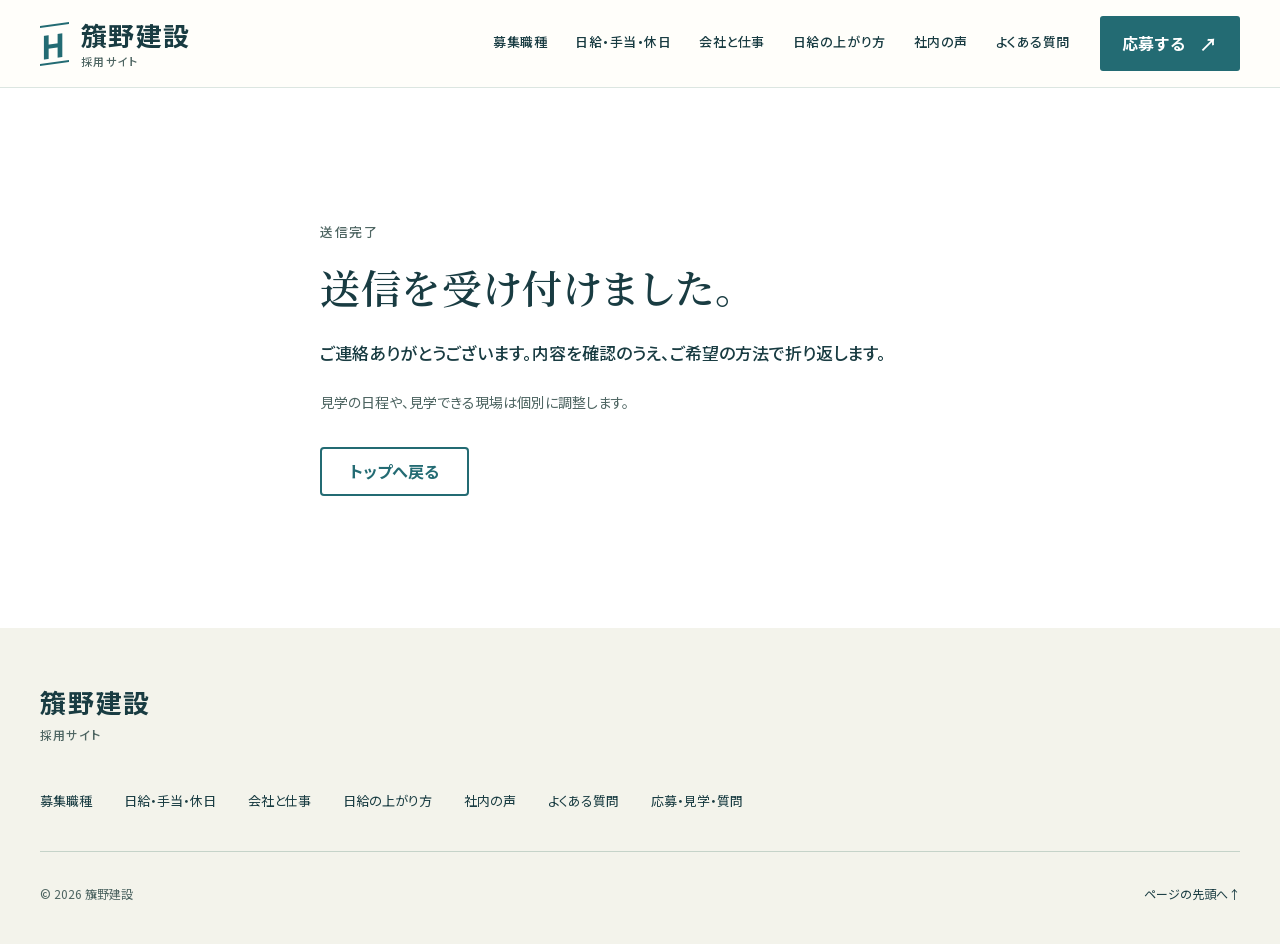
<file: thanks/index.html>
<!DOCTYPE html>
<html lang="ja">
<head>
<meta charset="UTF-8">
<meta name="viewport" content="width=device-width, initial-scale=1, viewport-fit=cover">
<meta name="format-detection" content="telephone=no">
<title>【確認用】送信完了｜籏野建設 採用サイト</title>
<meta name='robots' content='noindex, nofollow' />

<!-- hatano-recruit seo -->
<meta name="description" content="籏野建設 採用サイトへのお問い合わせを受け付けました。担当者からご連絡します。">
<link rel="canonical" href="index.html">
<meta property="og:locale" content="ja_JP">
<meta property="og:type" content="website">
<meta property="og:site_name" content="籏野建設">
<meta property="og:title" content="送信完了｜籏野建設 採用サイト">
<meta property="og:description" content="お問い合わせを受け付けました。担当者からご連絡します。">
<meta property="og:url" content="/thanks/">
<meta property="og:image" content="/wp-content/themes/hatano-recruit/assets/img/field-cone-1200.jpg">
<meta property="og:image:alt" content="籏野建設 採用サイト">
<meta name="twitter:card" content="summary_large_image">
<meta name="twitter:title" content="送信完了｜籏野建設 採用サイト">
<meta name="twitter:description" content="お問い合わせを受け付けました。担当者からご連絡します。">
<meta name="twitter:image" content="/wp-content/themes/hatano-recruit/assets/img/field-cone-1200.jpg">
<link rel="icon" type="image/svg+xml" href="../wp-content/themes/hatano-recruit/assets/img/favicon.svg">
<link rel="apple-touch-icon" href="../wp-content/themes/hatano-recruit/assets/img/favicon.svg">
<meta name="theme-color" content="#193c42">
<!-- /hatano-recruit seo -->
<link rel="preload" as="font" type="font/woff2" href="../wp-content/themes/hatano-recruit/assets/fonts/noto-serif-jp-600-core.woff2" crossorigin>
<script type="application/ld+json">{"@context":"https://schema.org","@type":"Organization","name":"籏野建設","url":"/"}</script>
<style id='wp-img-auto-sizes-contain-inline-css'>
img:is([sizes=auto i],[sizes^="auto," i]){contain-intrinsic-size:3000px 1500px}
/*# sourceURL=wp-img-auto-sizes-contain-inline-css */
</style>
<link rel='stylesheet' id='hr-fonts-css' href='../wp-content/themes/hatano-recruit/assets/css/fonts.css%3Fver=1793597810.css' media='all' />
<link rel='stylesheet' id='hr-base-css' href='../wp-content/themes/hatano-recruit/assets/css/base.css%3Fver=1793598350.css' media='all' />
<link rel='stylesheet' id='hr-header-css' href='../wp-content/themes/hatano-recruit/assets/css/header.css%3Fver=1793598310.css' media='all' />
<link rel='stylesheet' id='hr-hero-css' href='../wp-content/themes/hatano-recruit/assets/css/hero.css%3Fver=1793598401.css' media='all' />
<link rel='stylesheet' id='hr-facts-css' href='../wp-content/themes/hatano-recruit/assets/css/facts.css%3Fver=1793598386.css' media='all' />
<link rel='stylesheet' id='hr-mobile-cta-css' href='../wp-content/themes/hatano-recruit/assets/css/mobile-cta.css%3Fver=1793597569.css' media='all' />
<link rel='stylesheet' id='hr-jobs-css' href='../wp-content/themes/hatano-recruit/assets/css/jobs.css%3Fver=1793597582.css' media='all' />
<link rel='stylesheet' id='hr-pay-css' href='../wp-content/themes/hatano-recruit/assets/css/pay.css%3Fver=1793597582.css' media='all' />
<link rel='stylesheet' id='hr-about-css' href='../wp-content/themes/hatano-recruit/assets/css/about.css%3Fver=1793597577.css' media='all' />
<link rel='stylesheet' id='hr-growth-css' href='../wp-content/themes/hatano-recruit/assets/css/growth.css%3Fver=1793597383.css' media='all' />
<link rel='stylesheet' id='hr-people-css' href='../wp-content/themes/hatano-recruit/assets/css/people.css%3Fver=1793597577.css' media='all' />
<link rel='stylesheet' id='hr-faq-css' href='../wp-content/themes/hatano-recruit/assets/css/faq.css%3Fver=1793597740.css' media='all' />
<link rel='stylesheet' id='hr-invitation-css' href='../wp-content/themes/hatano-recruit/assets/css/invitation.css%3Fver=1793598350.css' media='all' />
<link rel='stylesheet' id='hr-contact-css' href='../wp-content/themes/hatano-recruit/assets/css/contact.css%3Fver=1793597797.css' media='all' />
<link rel='stylesheet' id='hr-footer-css' href='../wp-content/themes/hatano-recruit/assets/css/footer.css%3Fver=1793597786.css' media='all' />
<link rel='stylesheet' id='hr-fixes-css' href='../wp-content/themes/hatano-recruit/assets/css/fixes.css%3Fver=1793599589.css' media='all' />
<script src="../wp-content/themes/hatano-recruit/assets/js/main.js%3Fver=1793599878" id="hr-main-js"></script>
</head>
<body class="wp-singular page-template page-template-page-thanks page-template-page-thanks-php page page-id-5 wp-theme-hatano-recruit hr-body">
<a class="hr-skip" href="index.html#main">本文へ移動</a>
<header class="hr-header" data-header>
	<a class="hr-brand" href="../index.html#top">
		<span class="hr-brand__symbol" aria-hidden="true">H</span>
		<span class="hr-brand__text">籏野建設<small>採用サイト</small></span>
	</a>

	<nav class="hr-nav" aria-label="メインメニュー">
					<a href="../index.html#jobs">募集職種</a>
					<a href="../index.html#pay">日給・手当・休日</a>
					<a href="../index.html#about">会社と仕事</a>
					<a href="../index.html#growth">日給の上がり方</a>
					<a href="../index.html#people">社内の声</a>
					<a href="../index.html#faq">よくある質問</a>
			</nav>

	<button type="button" class="hr-header__apply" data-apply-type="apply">
		<span class="hr-header__apply-long">応募する</span><span class="hr-header__apply-short" aria-hidden="true">応募</span><span class="hr-header__apply-arrow" aria-hidden="true">↗</span>
	</button>

	<button type="button" class="hr-menu-toggle" data-menu-toggle aria-expanded="false" aria-controls="hr-mobile-menu" data-label-open="目次を開く" data-label-close="目次を閉じる">
		<span class="hr-menu-toggle__icon" aria-hidden="true">
			<svg class="hr-menu-toggle__svg hr-menu-toggle__svg--open" width="22" height="16" viewBox="0 0 22 16" focusable="false"><path d="M1 1h20M1 8h20M1 15h20" fill="none" stroke="currentColor" stroke-width="2" stroke-linecap="round"/></svg>
			<svg class="hr-menu-toggle__svg hr-menu-toggle__svg--close" width="22" height="16" viewBox="0 0 22 16" focusable="false"><path d="M3 1l16 14M19 1L3 15" fill="none" stroke="currentColor" stroke-width="2" stroke-linecap="round"/></svg>
		</span>
		<span class="hr-menu-toggle__label"><span class="hr-menu-toggle__open">目次</span><span class="hr-menu-toggle__close">閉じる</span></span>
	</button>

	<nav id="hr-mobile-menu" class="hr-mobile-menu" aria-label="ページ内メニュー" hidden>
					<a href="../index.html#jobs">募集職種<span aria-hidden="true">↗</span></a>
					<a href="../index.html#pay">日給・手当・休日<span aria-hidden="true">↗</span></a>
					<a href="../index.html#about">会社と仕事<span aria-hidden="true">↗</span></a>
					<a href="../index.html#growth">日給の上がり方<span aria-hidden="true">↗</span></a>
					<a href="../index.html#people">社内の声<span aria-hidden="true">↗</span></a>
					<a href="../index.html#faq">よくある質問<span aria-hidden="true">↗</span></a>
				<button type="button" class="hr-button hr-mobile-menu__apply" data-apply-type="apply">応募する</button>
	</nav>
</header>
<main id="main" class="hr-thanks">
	<section class="hr-section hr-thanks__section" aria-labelledby="hr-thanks-heading">
		<div class="hr-container hr-thanks__inner">
			<p class="hr-title__tag">送信完了</p>			<h1 id="hr-thanks-heading" class="hr-serif hr-thanks__title" tabindex="-1">送信を受け付けました。</h1>
			<p class="hr-thanks__lead">ご連絡ありがとうございます。内容を確認のうえ、ご希望の方法で折り返します。</p>			<p class="hr-thanks__notes">見学の日程や、見学できる現場は個別に調整します。</p>			<div class="hr-thanks__actions">
				<a class="hr-button hr-button--ghost" href="../index.html">トップへ戻る</a>
			</div>
		</div>
	</section>
</main>
<footer class="hr-footer">
	<div class="hr-container hr-footer__inner">
		<a class="hr-footer__brand" href="../index.html">
			<span class="hr-footer__name">籏野建設</span>
			<span class="hr-footer__sub">採用サイト</span>
		</a>
		<nav class="hr-footer__nav" aria-label="フッターメニュー">
							<a href="../index.html#jobs">募集職種</a>
							<a href="../index.html#pay">日給・手当・休日</a>
							<a href="../index.html#about">会社と仕事</a>
							<a href="../index.html#growth">日給の上がり方</a>
							<a href="../index.html#people">社内の声</a>
							<a href="../index.html#faq">よくある質問</a>
							<a href="../index.html#contact">応募・見学・質問</a>
					</nav>
				<div class="hr-footer__bottom">
			<small>&copy; 2026 籏野建設</small>
			<a href="../index.html#main" class="hr-footer__top">ページの先頭へ <span aria-hidden="true">↑</span></a>
		</div>
	</div>
</footer>
<div class="hr-mobile-cta" data-mobile-cta data-visible="false" aria-hidden="true">
	<p class="hr-mobile-cta__pay"><small>日給</small><span class="hr-mobile-cta__num">12,500〜20,000円</span></p>
	<button type="button" class="hr-mobile-cta__apply" data-apply-type="apply" tabindex="-1">応募する<span aria-hidden="true">↗</span></button>
</div>
<script type="speculationrules">
{"prefetch":[{"source":"document","where":{"and":[{"href_matches":"/*"},{"not":{"href_matches":["/wp-*.php","/wp-admin/*","/wp-content/uploads/*","/wp-content/*","/wp-content/plugins/*","/wp-content/themes/hatano-recruit/*","/*\\?(.+)"]}},{"not":{"selector_matches":"a[rel~=\"nofollow\"]"}},{"not":{"selector_matches":".no-prefetch, .no-prefetch a"}}]},"eagerness":"conservative"}]}
</script>
<script src="../wp-content/themes/hatano-recruit/assets/js/hero.js%3Fver=1793598241" id="hr-hero-js" defer data-wp-strategy="defer"></script>
<script src="../wp-content/themes/hatano-recruit/assets/js/jobs.js%3Fver=1793597398" id="hr-jobs-js" defer data-wp-strategy="defer"></script>
<script src="../wp-content/themes/hatano-recruit/assets/js/form.js%3Fver=1793597469" id="hr-form-js" defer data-wp-strategy="defer"></script>
</body>
</html>
</file>
